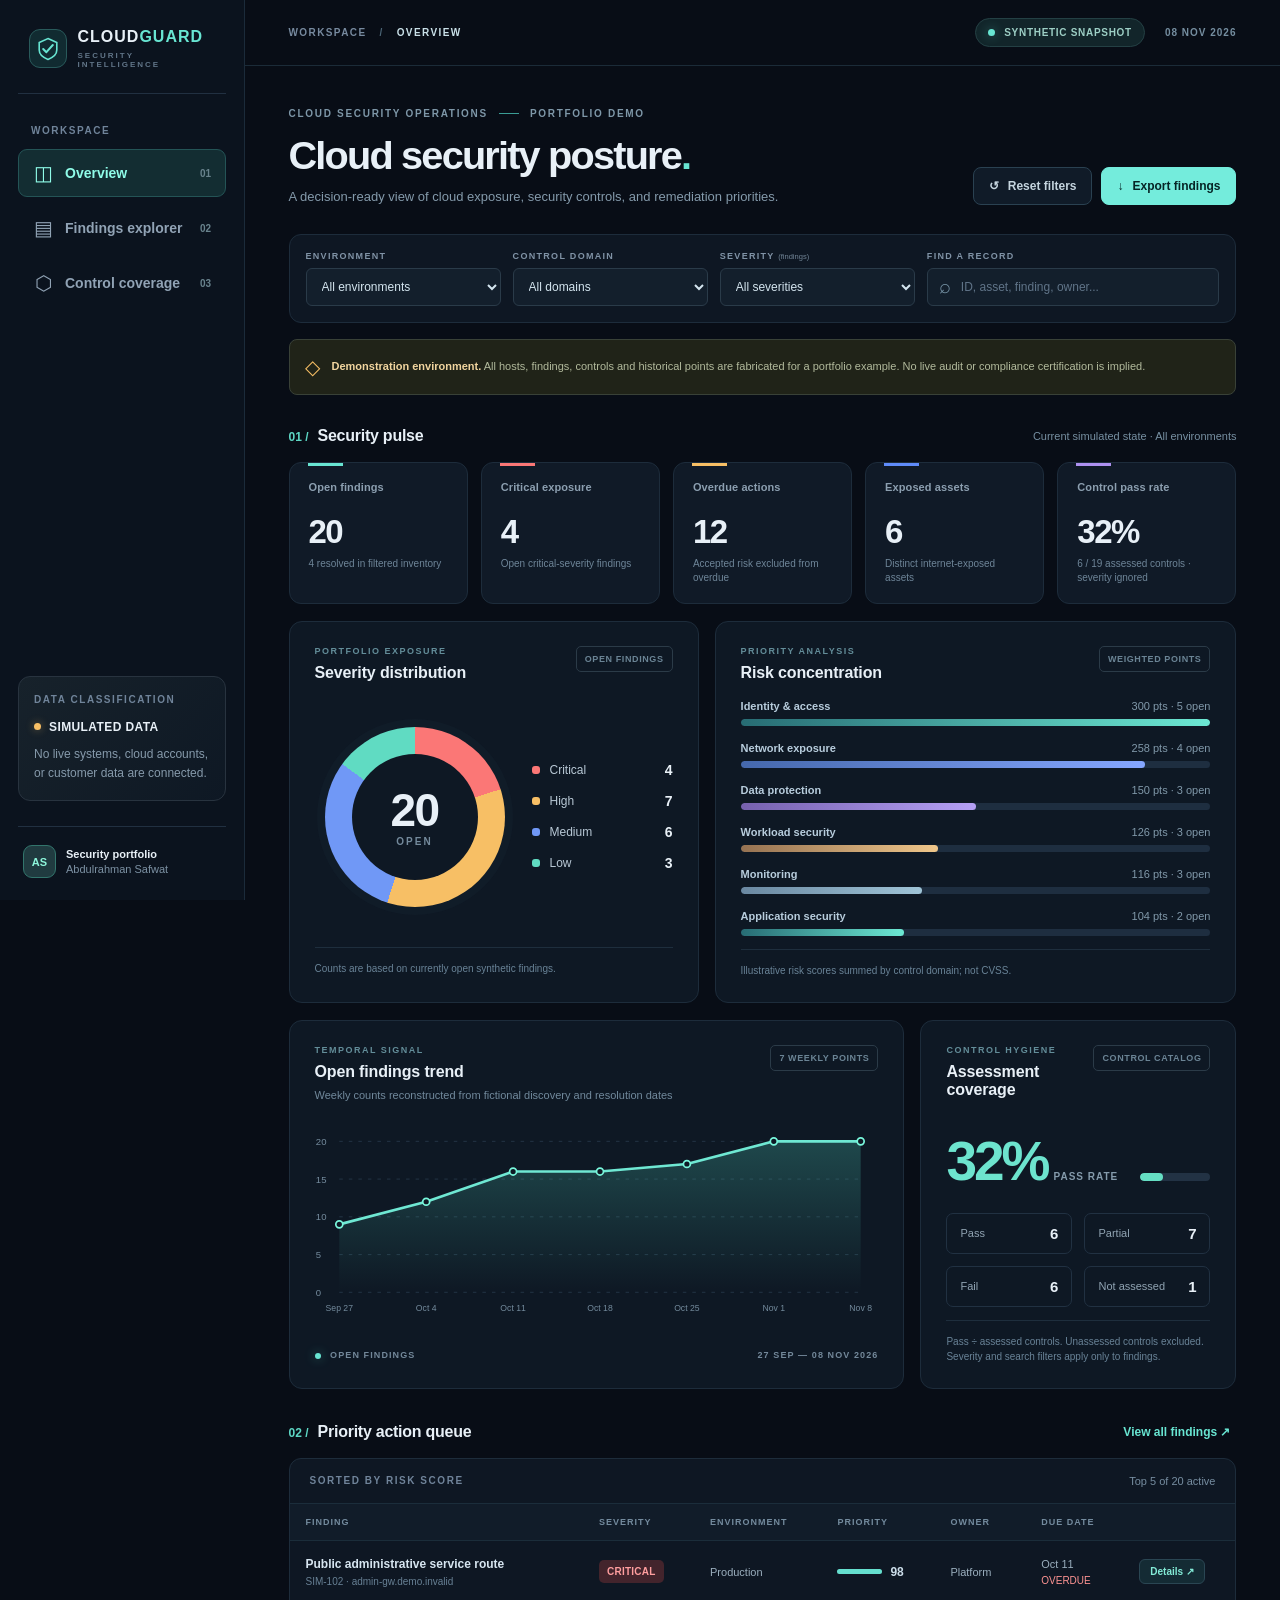
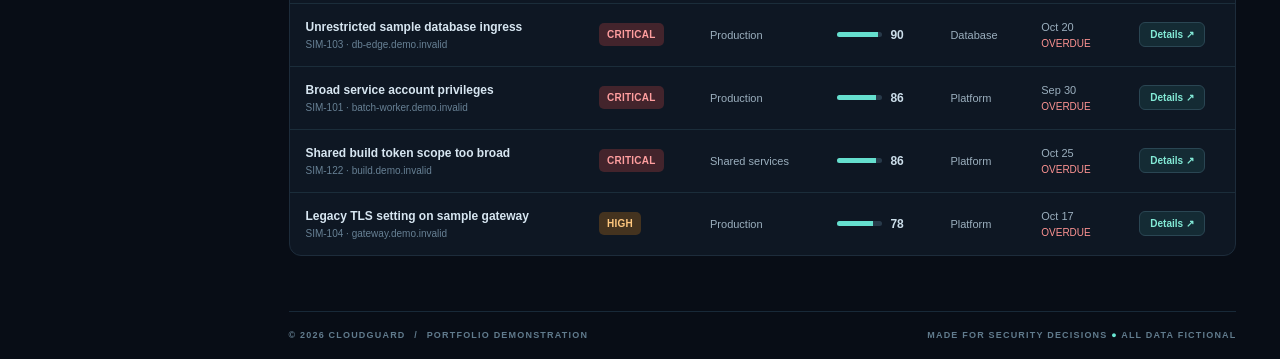
<file: projects/cloud-posture-dashboard/index.html>
<!doctype html>
<html lang="en">
<head>
  <meta charset="utf-8" />
  <meta name="viewport" content="width=device-width, initial-scale=1" />
  <meta name="description" content="CloudGuard: interactive, fully synthetic cloud security posture dashboard — a public cybersecurity portfolio project." />
  <meta name="theme-color" content="#080e18" />
  <title>CloudGuard | Cloud Security Posture</title>
  <link rel="stylesheet" href="styles.css" />
  <script type="module" src="app.mjs"></script>
</head>
<body>
  <div class="app-shell">
    <aside class="sidebar" aria-label="Main navigation">
      <a class="brand" href="#overview" aria-label="CloudGuard overview">
        <span class="brand-symbol" aria-hidden="true"><svg viewBox="0 0 30 30" fill="none"><path d="M15 2L26 7v9.3C26 22.6 20.2 26 15 28 9.8 26 4 22.6 4 16.3V7L15 2Z" stroke="currentColor" stroke-width="2"/><path d="m9 15 4 4 8-9" stroke="currentColor" stroke-width="2.5" stroke-linejoin="round" stroke-linecap="round"/></svg></span>
        <span><strong>CLOUD<span class="brand-accent">GUARD</span></strong><small>SECURITY INTELLIGENCE</small></span>
      </a>
      <div class="nav-caption">WORKSPACE</div>
      <nav class="navigation" id="navigation">
        <button type="button" class="nav-item active" data-view="overview" aria-current="page"><span class="nav-ico">◫</span><span>Overview</span><span class="nav-shortcut">01</span></button>
        <button type="button" class="nav-item" data-view="findings"><span class="nav-ico">▤</span><span>Findings explorer</span><span class="nav-shortcut">02</span></button>
        <button type="button" class="nav-item" data-view="controls"><span class="nav-ico">⬡</span><span>Control coverage</span><span class="nav-shortcut">03</span></button>
      </nav>
      <div class="sidebar-spacer"></div>
      <div class="environment-panel">
        <div class="tiny-label">DATA CLASSIFICATION</div>
        <div class="sample-label"><span class="signal amber"></span> SIMULATED DATA</div>
        <p>No live systems, cloud accounts, or customer data are connected.</p>
      </div>
      <div class="sidebar-footer"><div class="avatar">AS</div><div><strong>Security portfolio</strong><span>Abdulrahman Safwat</span></div></div>
    </aside>

    <main class="main" id="main-content">
      <header class="page-header">
        <div class="breadcrumb"><span>WORKSPACE</span><span class="slash">/</span><span id="view-crumb">OVERVIEW</span></div>
        <div class="header-actions"><span class="live-chip"><span class="signal"></span> SYNTHETIC SNAPSHOT</span><span class="snapshot-date">08 NOV 2026</span></div>
      </header>
      <div class="content">
        <div class="page-title-row"><div><div class="eyebrow">CLOUD SECURITY OPERATIONS <span class="accent-line"></span> PORTFOLIO DEMO</div><h1 id="page-title">Cloud security posture<span class="period">.</span></h1><p class="intro" id="page-description">A decision-ready view of cloud exposure, security controls, and remediation priorities.</p></div><div class="title-actions"><button class="btn btn-secondary" type="button" id="reset-filters" title="Reset all filters">↺ <span>Reset filters</span></button><button class="btn btn-primary" type="button" id="download-csv"><span aria-hidden="true">↓</span> Export findings</button></div></div>

        <section class="filter-strip" aria-label="Dashboard filters">
          <label class="filter-field"><span>ENVIRONMENT</span><select id="environment-filter"><option value="all">All environments</option><option value="production">Production</option><option value="staging">Staging</option><option value="shared">Shared services</option></select></label>
          <label class="filter-field"><span>CONTROL DOMAIN</span><select id="domain-filter"><option value="all">All domains</option><option value="identity">Identity & access</option><option value="network">Network exposure</option><option value="data">Data protection</option><option value="workload">Workload security</option><option value="monitoring">Monitoring</option><option value="application">Application security</option></select></label>
          <label class="filter-field"><span>SEVERITY <small>(findings)</small></span><select id="severity-filter"><option value="all">All severities</option><option value="critical">Critical</option><option value="high">High</option><option value="medium">Medium</option><option value="low">Low</option></select></label>
          <label class="filter-field search-field"><span>FIND A RECORD</span><div class="search-wrap"><span aria-hidden="true">⌕</span><input id="search-filter" type="search" placeholder="ID, asset, finding, owner..." autocomplete="off" aria-label="Search findings" /></div></label>
        </section>
        <div class="source-banner" role="note"><span aria-hidden="true">◇</span><span><strong>Demonstration environment.</strong> All hosts, findings, controls and historical points are fabricated for a portfolio example. No live audit or compliance certification is implied.</span></div>

        <section class="view" id="view-overview" aria-label="Overview dashboard">
          <div class="section-heading"><div><span class="section-index">01 /</span> <h2>Security pulse</h2></div><p>Current simulated state · <span id="summary-scope">All environments</span></p></div>
          <div class="kpi-grid" id="kpi-grid" aria-live="polite"></div>

          <div class="viz-grid">
            <article class="panel severity-panel"><div class="panel-heading"><div><div class="panel-kicker">PORTFOLIO EXPOSURE</div><h3>Severity distribution</h3></div><span class="panel-tag">OPEN FINDINGS</span></div><div class="donut-layout"><div class="donut-wrap"><div class="donut" id="severity-donut" role="img" aria-label="Open finding severity distribution"><div class="donut-center"><strong id="donut-total">0</strong><span>OPEN</span></div></div></div><div class="severity-legend" id="severity-legend"></div></div><div class="panel-footnote">Counts are based on currently open synthetic findings.</div></article>
            <article class="panel risk-panel"><div class="panel-heading"><div><div class="panel-kicker">PRIORITY ANALYSIS</div><h3>Risk concentration</h3></div><span class="panel-tag">WEIGHTED POINTS</span></div><div class="bars" id="domain-bars"></div><div class="panel-footnote">Illustrative risk scores summed by control domain; not CVSS.</div></article>
          </div>

          <div class="viz-grid lower-grid">
            <article class="panel trend-panel"><div class="panel-heading"><div><div class="panel-kicker">TEMPORAL SIGNAL</div><h3>Open findings trend</h3><p class="panel-subtitle">Weekly counts reconstructed from fictional discovery and resolution dates</p></div><span class="panel-tag">7 WEEKLY POINTS</span></div><div class="trend-chart" id="trend-chart"></div><div class="trend-footer"><span><span class="signal"></span> OPEN FINDINGS</span><span>27 SEP — 08 NOV 2026</span></div></article>
            <article class="panel coverage-panel"><div class="panel-heading"><div><div class="panel-kicker">CONTROL HYGIENE</div><h3>Assessment coverage</h3></div><span class="panel-tag">CONTROL CATALOG</span></div><div class="coverage-hero"><div><span class="coverage-number" id="coverage-number">—</span><span class="coverage-unit">PASS RATE</span></div><div class="coverage-gauge"><div id="coverage-progress"></div></div></div><div id="coverage-breakdown" class="coverage-breakdown"></div><p class="panel-footnote">Pass ÷ assessed controls. Unassessed controls excluded. Severity and search filters apply only to findings.</p></article>
          </div>

          <div class="section-heading queue-title"><div><span class="section-index">02 /</span><h2>Priority action queue</h2></div><button type="button" class="text-button" data-view="findings">View all findings <span aria-hidden="true">↗</span></button></div>
          <div class="table-panel"><div class="table-topline"><span class="tiny-label">SORTED BY RISK SCORE</span><span class="table-count" id="overview-table-count">—</span></div><div class="table-scroller"><table><thead><tr><th>FINDING</th><th>SEVERITY</th><th>ENVIRONMENT</th><th>PRIORITY</th><th>OWNER</th><th>DUE DATE</th><th></th></tr></thead><tbody id="overview-table"></tbody></table></div></div>
        </section>

        <section class="view hidden" id="view-findings" aria-label="Findings explorer">
          <div class="section-heading"><div><span class="section-index">02 /</span><h2>Findings explorer</h2></div><p>Interactive review · all filtered records</p></div>
          <div class="subhead-card"><span class="subhead-icon">▤</span><div><strong id="findings-total">—</strong><p>Showing the complete filtered set, including resolved findings. Select any record for details.</p></div></div>
          <div class="table-panel"><div class="table-topline"><span class="tiny-label">PRIORITIZED INVENTORY</span><span class="table-count" id="findings-table-count">—</span></div><div class="table-scroller"><table><thead><tr><th>FINDING</th><th>SEVERITY</th><th>ENVIRONMENT</th><th>STATUS</th><th>PRIORITY</th><th>OWNER</th><th>DUE DATE</th><th></th></tr></thead><tbody id="findings-table"></tbody></table></div></div>
        </section>

        <section class="view hidden" id="view-controls" aria-label="Control assessments">
          <div class="section-heading"><div><span class="section-index">03 /</span><h2>Control assessments</h2></div><p>Snapshot control catalog · <span id="controls-scope">All environments</span></p></div>
          <div class="control-topline" id="control-summary"></div>
          <div class="table-panel"><div class="table-topline"><span class="tiny-label">ASSESSMENT REGISTER</span><span class="table-count" id="controls-table-count">—</span></div><div class="table-scroller"><table><thead><tr><th>CONTROL</th><th>DOMAIN</th><th>ENVIRONMENT</th><th>RESULT</th><th>OWNER</th><th>OBSERVATION</th></tr></thead><tbody id="controls-table"></tbody></table></div></div>
          <p class="control-note">These are fabricated control assessments, not actual GCP configuration findings or verified audit evidence.</p>
        </section>
        <footer class="page-footer"><span>© 2026 CLOUDGUARD <span class="footer-divider">/</span> PORTFOLIO DEMONSTRATION</span><span>MADE FOR SECURITY DECISIONS <span class="footer-dot">●</span> ALL DATA FICTIONAL</span></footer>
      </div>
    </main>
  </div>
  <div class="drawer-backdrop hidden" id="drawer-backdrop"></div>
  <aside class="detail-drawer hidden" id="detail-drawer" aria-labelledby="drawer-title" aria-modal="true" role="dialog" tabindex="-1">
    <div class="drawer-head"><div><span class="tiny-label">FINDING DETAIL</span><h2 id="drawer-title">—</h2></div><button class="close-btn" id="close-drawer" type="button" aria-label="Close finding details">×</button></div><div class="drawer-body" id="drawer-content"></div>
  </aside>
  <noscript><div class="noscript">This dashboard requires JavaScript. All source code is available in its public GitHub repository.</div></noscript>
</body>
</html>
</file>
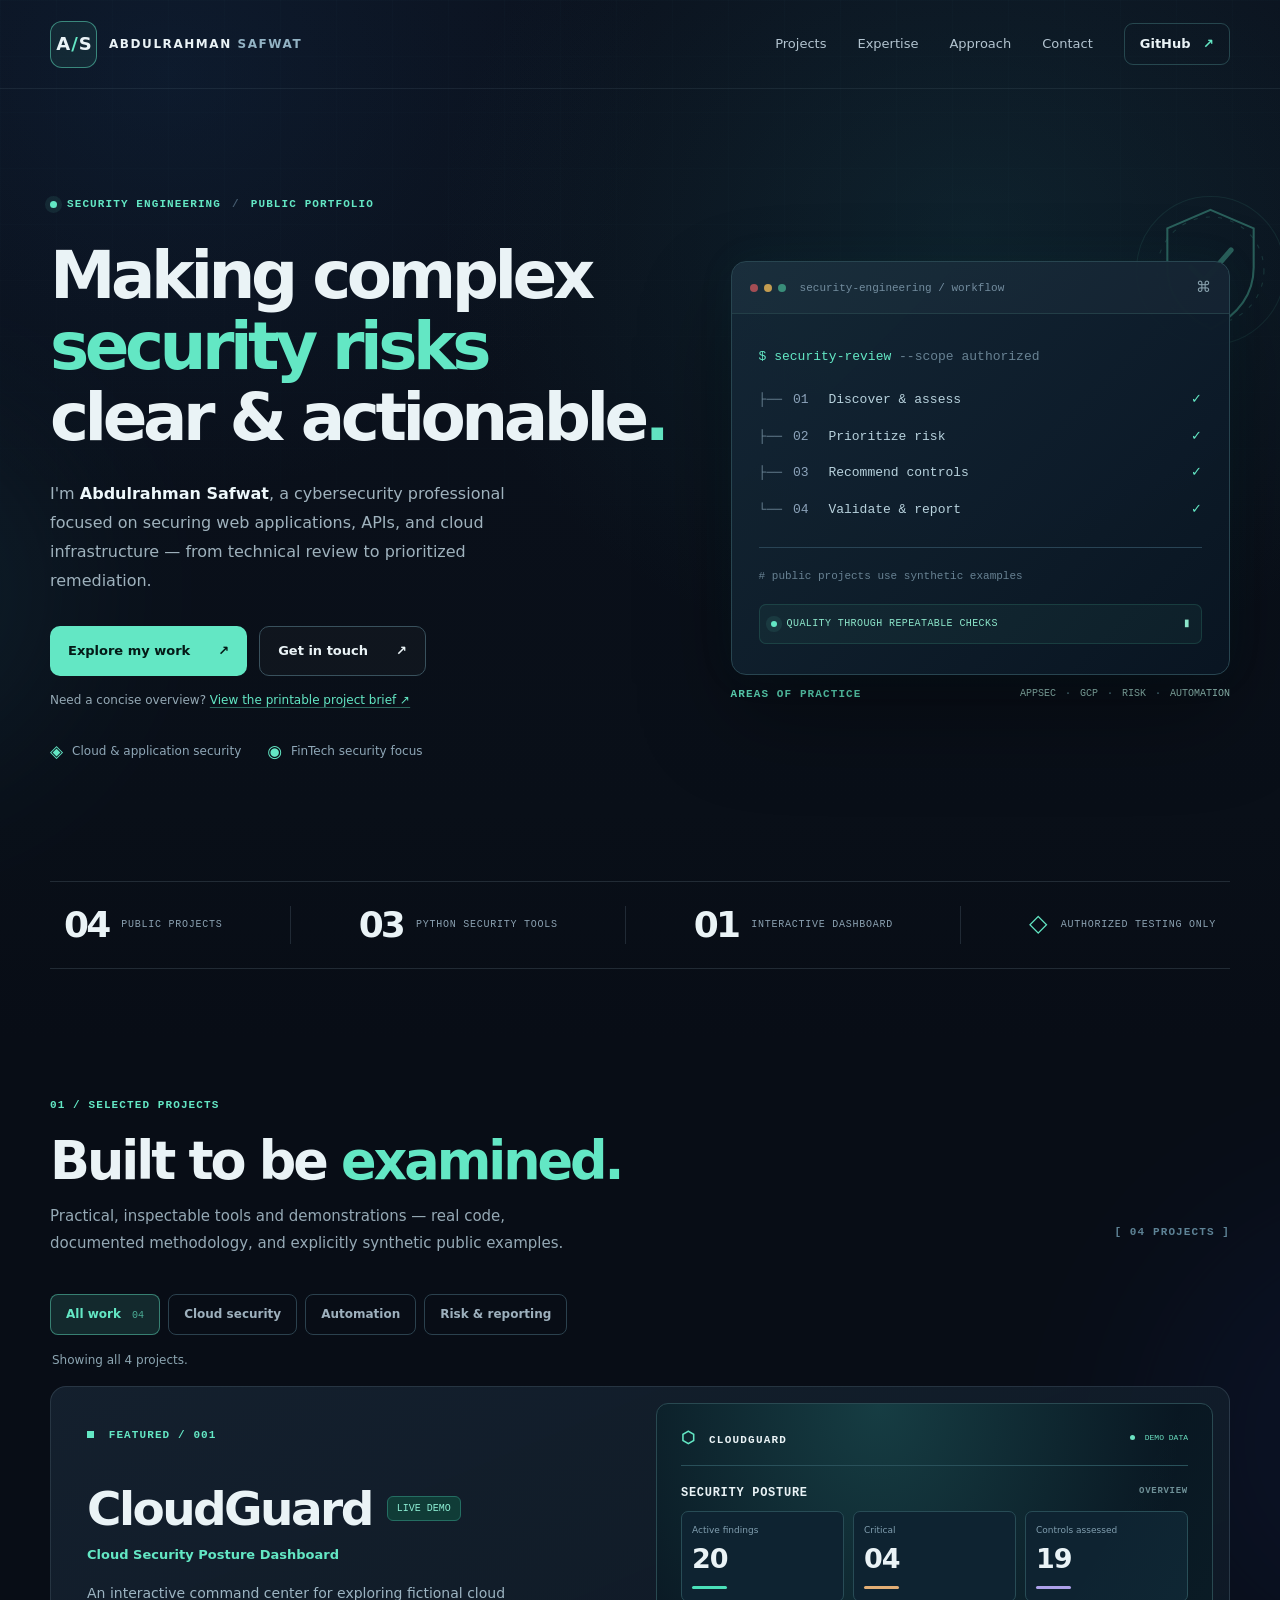
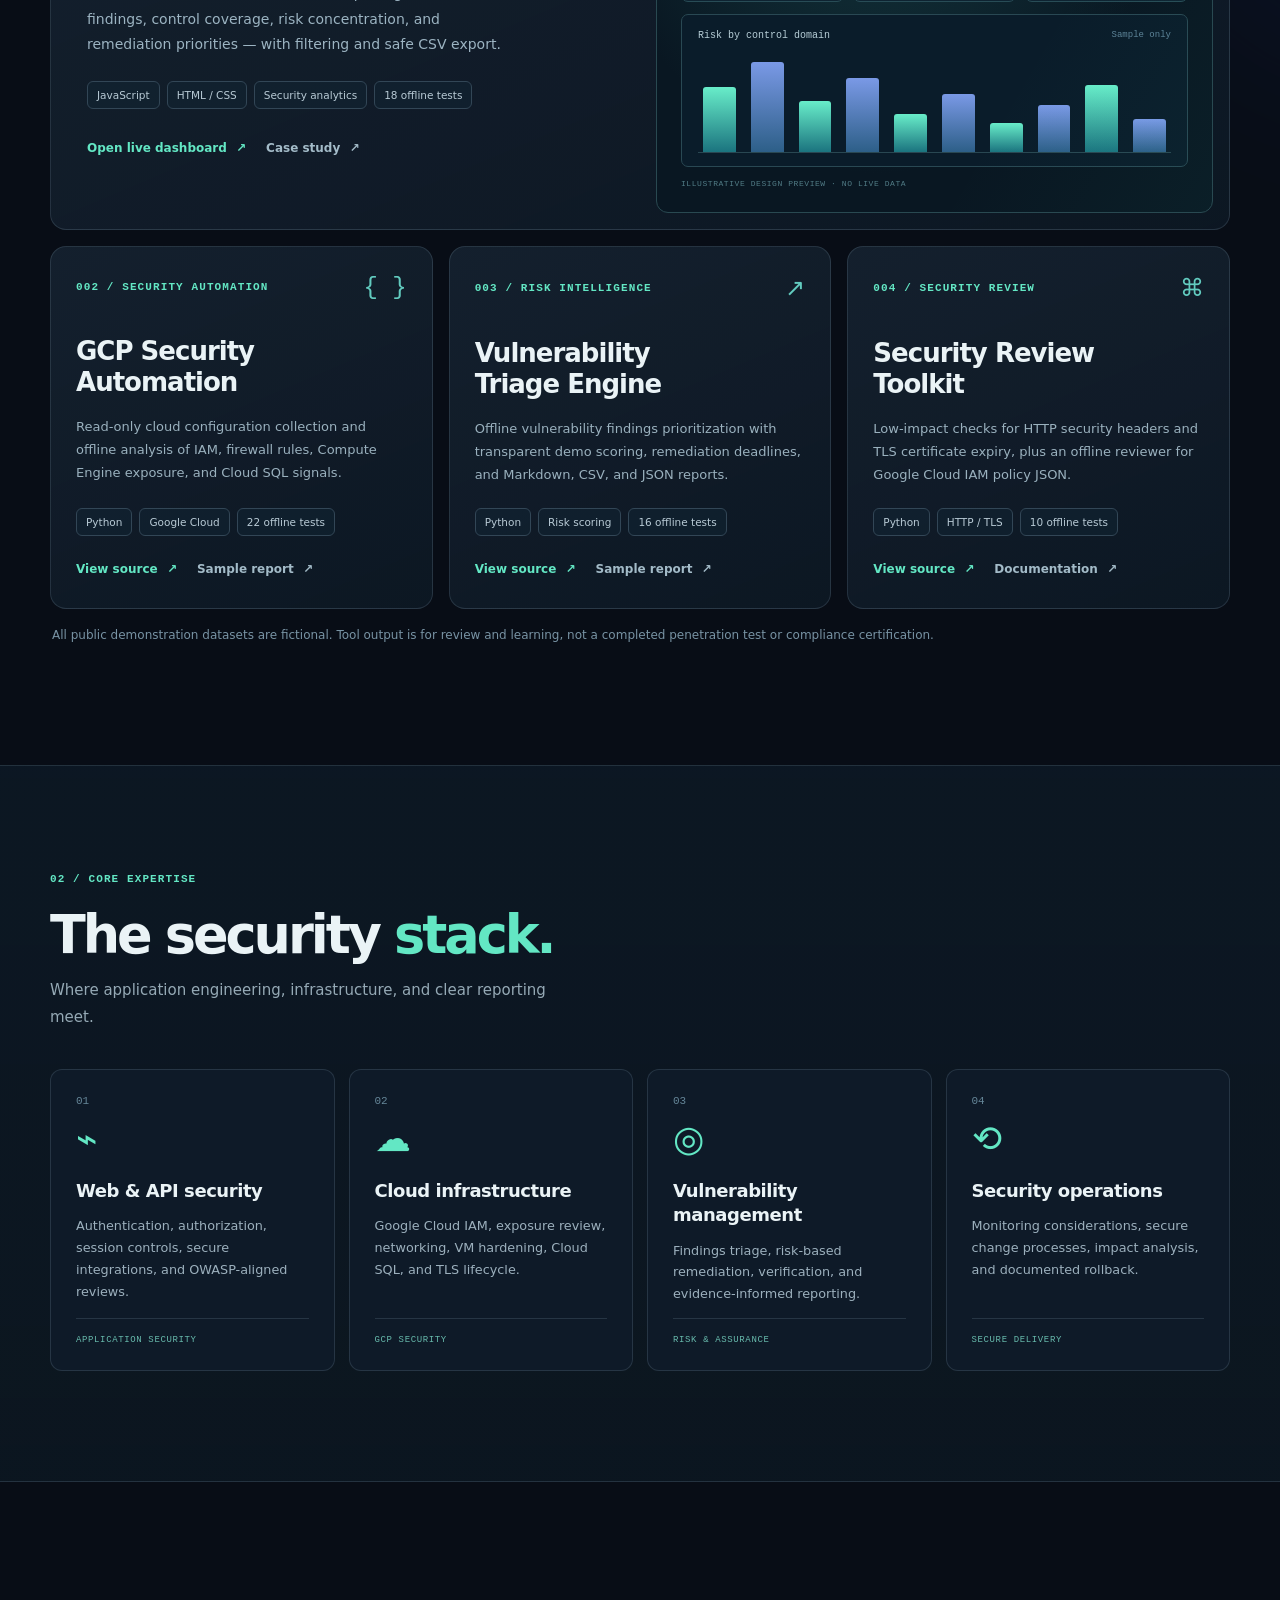
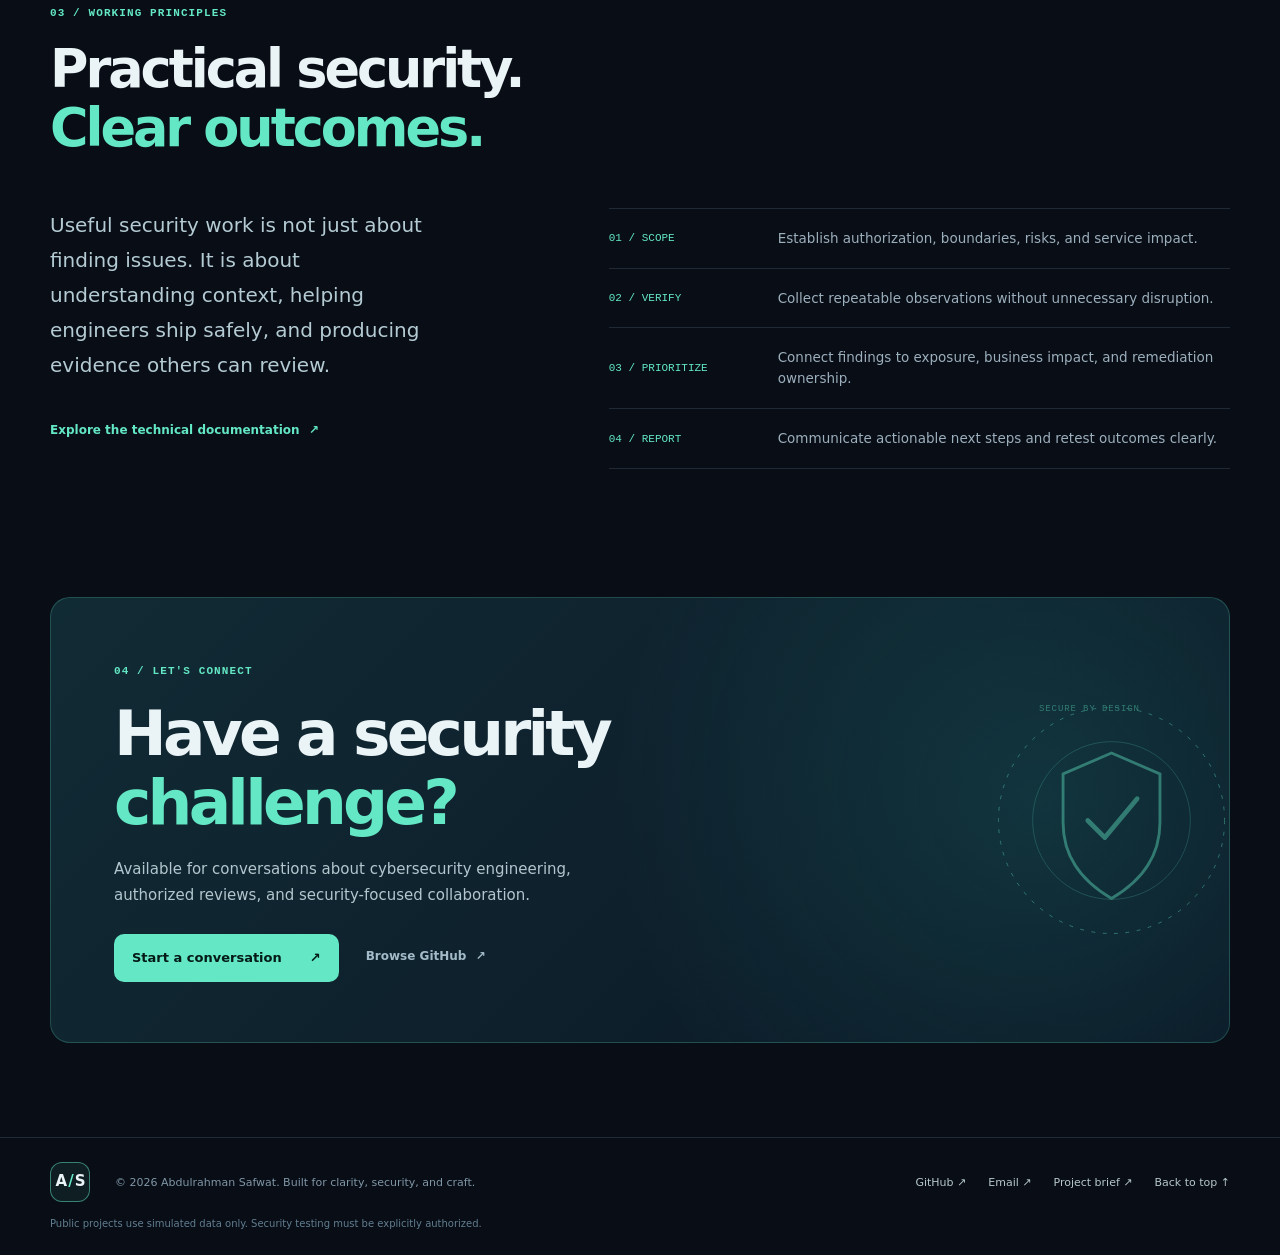
<file: projects/cybersecurity-portfolio/index.html>
<!doctype html>
<html lang="en">
<head>
  <meta charset="utf-8">
  <meta name="viewport" content="width=device-width,initial-scale=1">
  <meta name="theme-color" content="#080c16">
  <meta name="description" content="Abdulrahman Safwat — cybersecurity specialist focused on web and API security, Google Cloud, vulnerability management, and security engineering. Explore four public security projects.">
  <meta name="robots" content="index, follow">
  <link rel="canonical" href="https://abdelrahmansafwat684-sys.github.io/abdulrahman-safwat/portfolio/">
  <link rel="sitemap" type="application/xml" href="sitemap.xml">
  <meta property="og:site_name" content="Abdulrahman Safwat — Cybersecurity Portfolio">
  <meta property="og:locale" content="en_US">
  <meta name="twitter:card" content="summary">
  <meta name="twitter:title" content="Abdulrahman Safwat | Cybersecurity Engineering">
  <meta name="twitter:description" content="Explore four open-source cybersecurity projects: cloud posture, GCP review, vulnerability triage and HTTP/TLS assessment.">
  <meta property="og:type" content="website">
  <meta property="og:title" content="Abdulrahman Safwat | Cybersecurity Engineering">
  <meta property="og:description" content="Cybersecurity portfolio featuring CloudGuard, GCP Security Automation, vulnerability triage, and security review tools. Public demos use synthetic data.">
  <meta property="og:url" content="https://abdelrahmansafwat684-sys.github.io/abdulrahman-safwat/portfolio/">
  <title>Abdulrahman Safwat — Cybersecurity Engineering</title>
  <script type="application/ld+json">{"@context":"https://schema.org","@type":"Person","name":"Abdulrahman Safwat","url":"https://abdelrahmansafwat684-sys.github.io/abdulrahman-safwat/portfolio/","jobTitle":"Cybersecurity Specialist","sameAs":["https://github.com/abdelrahmansafwat684-sys"],"knowsAbout":["Web Application Security","API Security","Google Cloud Security","Vulnerability Management","Security Reporting"],"hasPart":[{"@type":"SoftwareSourceCode","name":"CloudGuard","codeRepository":"https://github.com/abdelrahmansafwat684-sys/abdulrahman-safwat/tree/main/projects/cloud-posture-dashboard"},{"@type":"SoftwareSourceCode","name":"GCP Security Automation","codeRepository":"https://github.com/abdelrahmansafwat684-sys/abdulrahman-safwat/tree/main/projects/gcp-security-automation"},{"@type":"SoftwareSourceCode","name":"Vulnerability Triage Engine","codeRepository":"https://github.com/abdelrahmansafwat684-sys/abdulrahman-safwat/tree/main/projects/vulnerability-triage"},{"@type":"SoftwareSourceCode","name":"Security Review Toolkit","codeRepository":"https://github.com/abdelrahmansafwat684-sys/abdulrahman-safwat/tree/main/security-toolkit"}]}</script>
  <link rel="icon" href="favicon.svg" type="image/svg+xml">
  <link rel="stylesheet" href="styles.css">
  <script defer src="script.js"></script>
</head>
<body>
  <a class="skip" href="#main">Skip to content</a>
  <div class="ambient ambient-one" aria-hidden="true"></div>
  <div class="ambient ambient-two" aria-hidden="true"></div>
  <header class="site-header" id="top">
    <div class="container header-inner">
      <a class="brand" href="#top" aria-label="Abdulrahman Safwat, home"><span class="brand-symbol" aria-hidden="true">A<span>/</span>S</span><span class="brand-name">ABDULRAHMAN<span> SAFWAT</span></span></a>
      <button class="nav-toggle" type="button" aria-label="Open navigation" aria-expanded="false" aria-controls="main-nav"><span></span><span></span><span></span></button>
      <nav class="main-nav" id="main-nav" aria-label="Primary navigation">
        <a href="#work">Projects</a>
        <a href="#expertise">Expertise</a>
        <a href="#approach">Approach</a>
        <a href="#contact">Contact</a>
        <a class="nav-github" href="https://github.com/abdelrahmansafwat684-sys" target="_blank" rel="noopener noreferrer">GitHub <span aria-hidden="true">↗</span></a>
      </nav>
    </div>
  </header>

  <main id="main">
    <section class="hero container" aria-labelledby="hero-title">
      <div class="hero-content">
        <div class="eyebrow"><span class="green-dot" aria-hidden="true"></span> SECURITY ENGINEERING <span class="eyebrow-slash">/</span> PUBLIC PORTFOLIO</div>
        <h1 id="hero-title">Making complex<br><em>security risks</em><br>clear &amp; actionable<span class="period">.</span></h1>
        <p class="hero-lede">I'm <strong>Abdulrahman Safwat</strong>, a cybersecurity professional focused on securing web applications, APIs, and cloud infrastructure — from technical review to prioritized remediation.</p>
        <div class="hero-actions"><a class="button button-primary" href="#work">Explore my work <span aria-hidden="true">↗</span></a><a class="button button-secondary" href="mailto:abdelrahmansafwat684@gmail.com?subject=Cybersecurity%20collaboration">Get in touch <span aria-hidden="true">↗</span></a></div>
        <p class="hero-brief">Need a concise overview? <a href="project-sheet.html">View the printable project brief <span aria-hidden="true">↗</span></a></p>
        <div class="hero-meta"><div class="meta-item"><span class="meta-icon" aria-hidden="true">◈</span><span>Cloud &amp; application security</span></div><div class="meta-item"><span class="meta-icon" aria-hidden="true">◉</span><span>FinTech security focus</span></div></div>
      </div>
      <div class="hero-aside" aria-label="Security engineering workflow illustration">
        <div class="terminal">
          <div class="terminal-top"><div class="terminal-dots" aria-hidden="true"><i></i><i></i><i></i></div><span>security-engineering / workflow</span><span class="terminal-corner">⌘</span></div>
          <div class="terminal-body">
            <p><span class="prompt">$</span> <span class="type-head">security-review</span> <span class="muted">--scope authorized</span></p>
            <div class="terminal-tree">
              <div><span class="tree-gutter">├──</span><span class="tree-key">01</span> Discover &amp; assess <span class="term-ok">✓</span></div>
              <div><span class="tree-gutter">├──</span><span class="tree-key">02</span> Prioritize risk <span class="term-ok">✓</span></div>
              <div><span class="tree-gutter">├──</span><span class="tree-key">03</span> Recommend controls <span class="term-ok">✓</span></div>
              <div><span class="tree-gutter">└──</span><span class="tree-key">04</span> Validate &amp; report <span class="term-ok">✓</span></div>
            </div>
            <div class="terminal-rule"></div>
            <p class="term-comment"># public projects use synthetic examples</p>
            <div class="terminal-status"><span class="status-dot"></span> QUALITY THROUGH REPEATABLE CHECKS <span class="term-cursor" aria-hidden="true">▮</span></div>
          </div>
        </div>
        <div class="hero-side-bottom"><span class="small-label">AREAS OF PRACTICE</span><span>APPSEC <b>·</b> GCP <b>·</b> RISK <b>·</b> AUTOMATION</span></div>
        <div class="orb" aria-hidden="true"><svg viewBox="0 0 180 180" role="presentation"><circle cx="90" cy="90" r="72" fill="none" stroke="currentColor" stroke-opacity=".25"/><circle cx="90" cy="90" r="52" fill="none" stroke="currentColor" stroke-opacity=".45" stroke-dasharray="4 8"/><path d="M90 31 132 49v38c0 27-15 46-42 60-27-14-42-33-42-60V49z" stroke="currentColor" stroke-width="2" fill="none"/><path d="m71 87 13 13 26-30" stroke="currentColor" stroke-width="5" fill="none" stroke-linecap="round" stroke-linejoin="round"/></svg></div>
      </div>
    </section>

    <div class="container proof-strip" aria-label="Portfolio overview"><div><span class="proof-number">04</span><span class="proof-label">PUBLIC PROJECTS</span></div><div class="proof-line" aria-hidden="true"></div><div><span class="proof-number">03</span><span class="proof-label">PYTHON SECURITY TOOLS</span></div><div class="proof-line" aria-hidden="true"></div><div><span class="proof-number">01</span><span class="proof-label">INTERACTIVE DASHBOARD</span></div><div class="proof-line" aria-hidden="true"></div><div class="proof-note"><span class="shield-mark" aria-hidden="true">◇</span> AUTHORIZED TESTING ONLY</div></div>

    <section class="section container" id="work" aria-labelledby="work-heading">
      <div class="section-heading"><div><span class="kicker">01 / SELECTED PROJECTS</span><h2 id="work-heading">Built to be <em>examined.</em></h2><p>Practical, inspectable tools and demonstrations — real code, documented methodology, and explicitly synthetic public examples.</p></div><span class="section-count">[ 04 PROJECTS ]</span></div>
      <div class="filters" role="group" aria-label="Filter projects">
        <button type="button" class="filter active" data-filter="all" aria-pressed="true">All work <span>04</span></button>
        <button type="button" class="filter" data-filter="cloud" aria-pressed="false">Cloud security</button>
        <button type="button" class="filter" data-filter="automation" aria-pressed="false">Automation</button>
        <button type="button" class="filter" data-filter="risk" aria-pressed="false">Risk &amp; reporting</button>
      </div>
      <p class="filter-status" id="filter-status" role="status" aria-live="polite" aria-atomic="true">Showing all 4 projects.</p>
      <div class="projects" id="projects">
        <article class="project project-featured" data-categories="cloud risk" aria-labelledby="cloudguard-heading">
          <div class="featured-copy"><span class="project-overline"><span class="small-square" aria-hidden="true"></span> FEATURED / 001</span><div class="project-title-row"><h3 id="cloudguard-heading">CloudGuard</h3><span class="tag-live">LIVE DEMO</span></div><p class="project-subtitle">Cloud Security Posture Dashboard</p><p class="project-desc">An interactive command center for exploring fictional cloud findings, control coverage, risk concentration, and remediation priorities — with filtering and safe CSV export.</p><div class="chips"><span>JavaScript</span><span>HTML / CSS</span><span>Security analytics</span><span>18 offline tests</span></div><div class="project-actions"><a class="text-link primary-link" href="https://abdelrahmansafwat684-sys.github.io/abdulrahman-safwat/" target="_blank" rel="noopener noreferrer">Open live dashboard <span aria-hidden="true">↗</span></a><a class="text-link" href="https://github.com/abdelrahmansafwat684-sys/abdulrahman-safwat/blob/main/projects/cloud-posture-dashboard/CASE_STUDY.md" target="_blank" rel="noopener noreferrer">Case study <span aria-hidden="true">↗</span></a></div></div>
          <div class="dashboard-visual" role="img" aria-label="Illustrative static preview of a dark security analytics dashboard with severity indicators and bar chart; not live cloud metrics">
            <div class="visual-top"><span class="visual-brand"><b>⬡</b> CLOUDGUARD</span><span class="visual-status"><span></span> DEMO DATA</span></div>
            <div class="visual-caption">SECURITY POSTURE <small>OVERVIEW</small></div>
            <div class="visual-metrics"><div><small>Active findings</small><strong>20</strong><i></i></div><div><small>Critical</small><strong>04</strong><i class="bar-amber"></i></div><div><small>Controls assessed</small><strong>19</strong><i class="bar-purple"></i></div></div>
            <div class="visual-chart"><div class="chart-title">Risk by control domain <span>Sample only</span></div><div class="chart-bars"><span style="--h:63%"></span><span style="--h:87%"></span><span style="--h:49%"></span><span style="--h:72%"></span><span style="--h:37%"></span><span style="--h:56%"></span><span style="--h:28%"></span><span style="--h:45%"></span><span style="--h:65%"></span><span style="--h:32%"></span></div></div>
            <div class="visual-caption-bottom">ILLUSTRATIVE DESIGN PREVIEW · NO LIVE DATA</div>
          </div>
        </article>
        <article class="project small-project" data-categories="cloud automation" aria-labelledby="gcp-heading"><div class="small-project-top"><span class="project-overline">002 / SECURITY AUTOMATION</span><span class="project-icon" aria-hidden="true">{ }</span></div><div class="project-body"><h3 id="gcp-heading">GCP Security<br>Automation</h3><p>Read-only cloud configuration collection and offline analysis of IAM, firewall rules, Compute Engine exposure, and Cloud SQL signals.</p></div><div class="chips"><span>Python</span><span>Google Cloud</span><span>22 offline tests</span></div><div class="small-actions"><a href="https://github.com/abdelrahmansafwat684-sys/abdulrahman-safwat/tree/main/projects/gcp-security-automation" target="_blank" rel="noopener noreferrer" class="text-link primary-link">View source <span aria-hidden="true">↗</span></a><a class="text-link" href="https://github.com/abdelrahmansafwat684-sys/abdulrahman-safwat/blob/main/projects/gcp-security-automation/examples/sample_report.md" target="_blank" rel="noopener noreferrer">Sample report <span aria-hidden="true">↗</span></a></div></article>
        <article class="project small-project" data-categories="risk automation" aria-labelledby="triage-heading"><div class="small-project-top"><span class="project-overline">003 / RISK INTELLIGENCE</span><span class="project-icon" aria-hidden="true">↗</span></div><div class="project-body"><h3 id="triage-heading">Vulnerability<br>Triage Engine</h3><p>Offline vulnerability findings prioritization with transparent demo scoring, remediation deadlines, and Markdown, CSV, and JSON reports.</p></div><div class="chips"><span>Python</span><span>Risk scoring</span><span>16 offline tests</span></div><div class="small-actions"><a href="https://github.com/abdelrahmansafwat684-sys/abdulrahman-safwat/tree/main/projects/vulnerability-triage" target="_blank" rel="noopener noreferrer" class="text-link primary-link">View source <span aria-hidden="true">↗</span></a><a class="text-link" href="https://github.com/abdelrahmansafwat684-sys/abdulrahman-safwat/blob/main/projects/vulnerability-triage/examples/sample_executive_report.md" target="_blank" rel="noopener noreferrer">Sample report <span aria-hidden="true">↗</span></a></div></article>
        <article class="project small-project" data-categories="automation" aria-labelledby="toolkit-heading"><div class="small-project-top"><span class="project-overline">004 / SECURITY REVIEW</span><span class="project-icon" aria-hidden="true">⌘</span></div><div class="project-body"><h3 id="toolkit-heading">Security Review<br>Toolkit</h3><p>Low-impact checks for HTTP security headers and TLS certificate expiry, plus an offline reviewer for Google Cloud IAM policy JSON.</p></div><div class="chips"><span>Python</span><span>HTTP / TLS</span><span>10 offline tests</span></div><div class="small-actions"><a href="https://github.com/abdelrahmansafwat684-sys/abdulrahman-safwat/tree/main/security-toolkit" target="_blank" rel="noopener noreferrer" class="text-link primary-link">View source <span aria-hidden="true">↗</span></a><a class="text-link" href="https://github.com/abdelrahmansafwat684-sys/abdulrahman-safwat/blob/main/security-toolkit/README.md" target="_blank" rel="noopener noreferrer">Documentation <span aria-hidden="true">↗</span></a></div></article>
      </div>
      <p class="project-disclosure">All public demonstration datasets are fictional. Tool output is for review and learning, not a completed penetration test or compliance certification.</p>
    </section>

    <section class="section expertise-section" id="expertise" aria-labelledby="expertise-heading"><div class="container"><div class="section-heading"><div><span class="kicker">02 / CORE EXPERTISE</span><h2 id="expertise-heading">The security <em>stack.</em></h2><p>Where application engineering, infrastructure, and clear reporting meet.</p></div></div><div class="expertise-grid"><div class="expertise-item"><span class="expertise-index">01</span><div class="expertise-icon" aria-hidden="true">⌁</div><h3>Web &amp; API security</h3><p>Authentication, authorization, session controls, secure integrations, and OWASP-aligned reviews.</p><span>APPLICATION SECURITY</span></div><div class="expertise-item"><span class="expertise-index">02</span><div class="expertise-icon" aria-hidden="true">☁</div><h3>Cloud infrastructure</h3><p>Google Cloud IAM, exposure review, networking, VM hardening, Cloud SQL, and TLS lifecycle.</p><span>GCP SECURITY</span></div><div class="expertise-item"><span class="expertise-index">03</span><div class="expertise-icon" aria-hidden="true">◎</div><h3>Vulnerability management</h3><p>Findings triage, risk-based remediation, verification, and evidence-informed reporting.</p><span>RISK &amp; ASSURANCE</span></div><div class="expertise-item"><span class="expertise-index">04</span><div class="expertise-icon" aria-hidden="true">⟲</div><h3>Security operations</h3><p>Monitoring considerations, secure change processes, impact analysis, and documented rollback.</p><span>SECURE DELIVERY</span></div></div></div></section>

    <section class="section container approach-section" id="approach" aria-labelledby="approach-heading"><div class="section-heading"><div><span class="kicker">03 / WORKING PRINCIPLES</span><h2 id="approach-heading">Practical security.<br><em>Clear outcomes.</em></h2></div></div><div class="approach-layout"><div class="approach-summary"><p>Useful security work is not just about finding issues. It is about understanding context, helping engineers ship safely, and producing evidence others can review.</p><a class="text-link primary-link" href="https://github.com/abdelrahmansafwat684-sys/abdulrahman-safwat" target="_blank" rel="noopener noreferrer">Explore the technical documentation <span aria-hidden="true">↗</span></a></div><div class="approach-steps"><div><span>01 / SCOPE</span><p>Establish authorization, boundaries, risks, and service impact.</p></div><div><span>02 / VERIFY</span><p>Collect repeatable observations without unnecessary disruption.</p></div><div><span>03 / PRIORITIZE</span><p>Connect findings to exposure, business impact, and remediation ownership.</p></div><div><span>04 / REPORT</span><p>Communicate actionable next steps and retest outcomes clearly.</p></div></div></div></section>

    <section class="section container contact-section" id="contact" aria-labelledby="contact-heading"><div class="contact-panel"><div class="contact-copy"><span class="kicker">04 / LET'S CONNECT</span><h2 id="contact-heading">Have a security<br><em>challenge?</em></h2><p>Available for conversations about cybersecurity engineering, authorized reviews, and security-focused collaboration.</p><div class="contact-actions"><a class="button button-primary" href="mailto:abdelrahmansafwat684@gmail.com?subject=Cybersecurity%20collaboration">Start a conversation <span aria-hidden="true">↗</span></a><a class="text-link" href="https://github.com/abdelrahmansafwat684-sys" target="_blank" rel="noopener noreferrer">Browse GitHub <span aria-hidden="true">↗</span></a></div></div><div class="contact-decor" aria-hidden="true"><span>SECURE BY DESIGN</span><svg viewBox="0 0 300 300"><circle cx="150" cy="150" r="119" stroke="currentColor" fill="none" stroke-dasharray="4 8"/><circle cx="150" cy="150" r="83" stroke="currentColor" fill="none" stroke-opacity=".5"/><path d="M150 79 201 101v51c0 36-20 62-51 80-31-18-51-44-51-80v-51z" stroke="currentColor" stroke-width="3" fill="none"/><path d="m125 150 18 18 34-41" stroke="currentColor" stroke-width="5" fill="none" stroke-linecap="round" stroke-linejoin="round"/></svg></div></div></section>
  </main>
  <footer class="footer"><div class="container footer-content"><a class="brand footer-brand" href="#top"><span class="brand-symbol">A<span>/</span>S</span></a><p>© <span id="year">2026</span> Abdulrahman Safwat. Built for clarity, security, and craft.</p><div class="footer-links"><a href="https://github.com/abdelrahmansafwat684-sys" target="_blank" rel="noopener noreferrer">GitHub ↗</a><a href="mailto:abdelrahmansafwat684@gmail.com">Email ↗</a><a href="project-sheet.html">Project brief ↗</a><a href="#top">Back to top ↑</a></div></div><div class="container footer-note">Public projects use simulated data only. Security testing must be explicitly authorized.</div></footer>
</body>
</html>
</file>
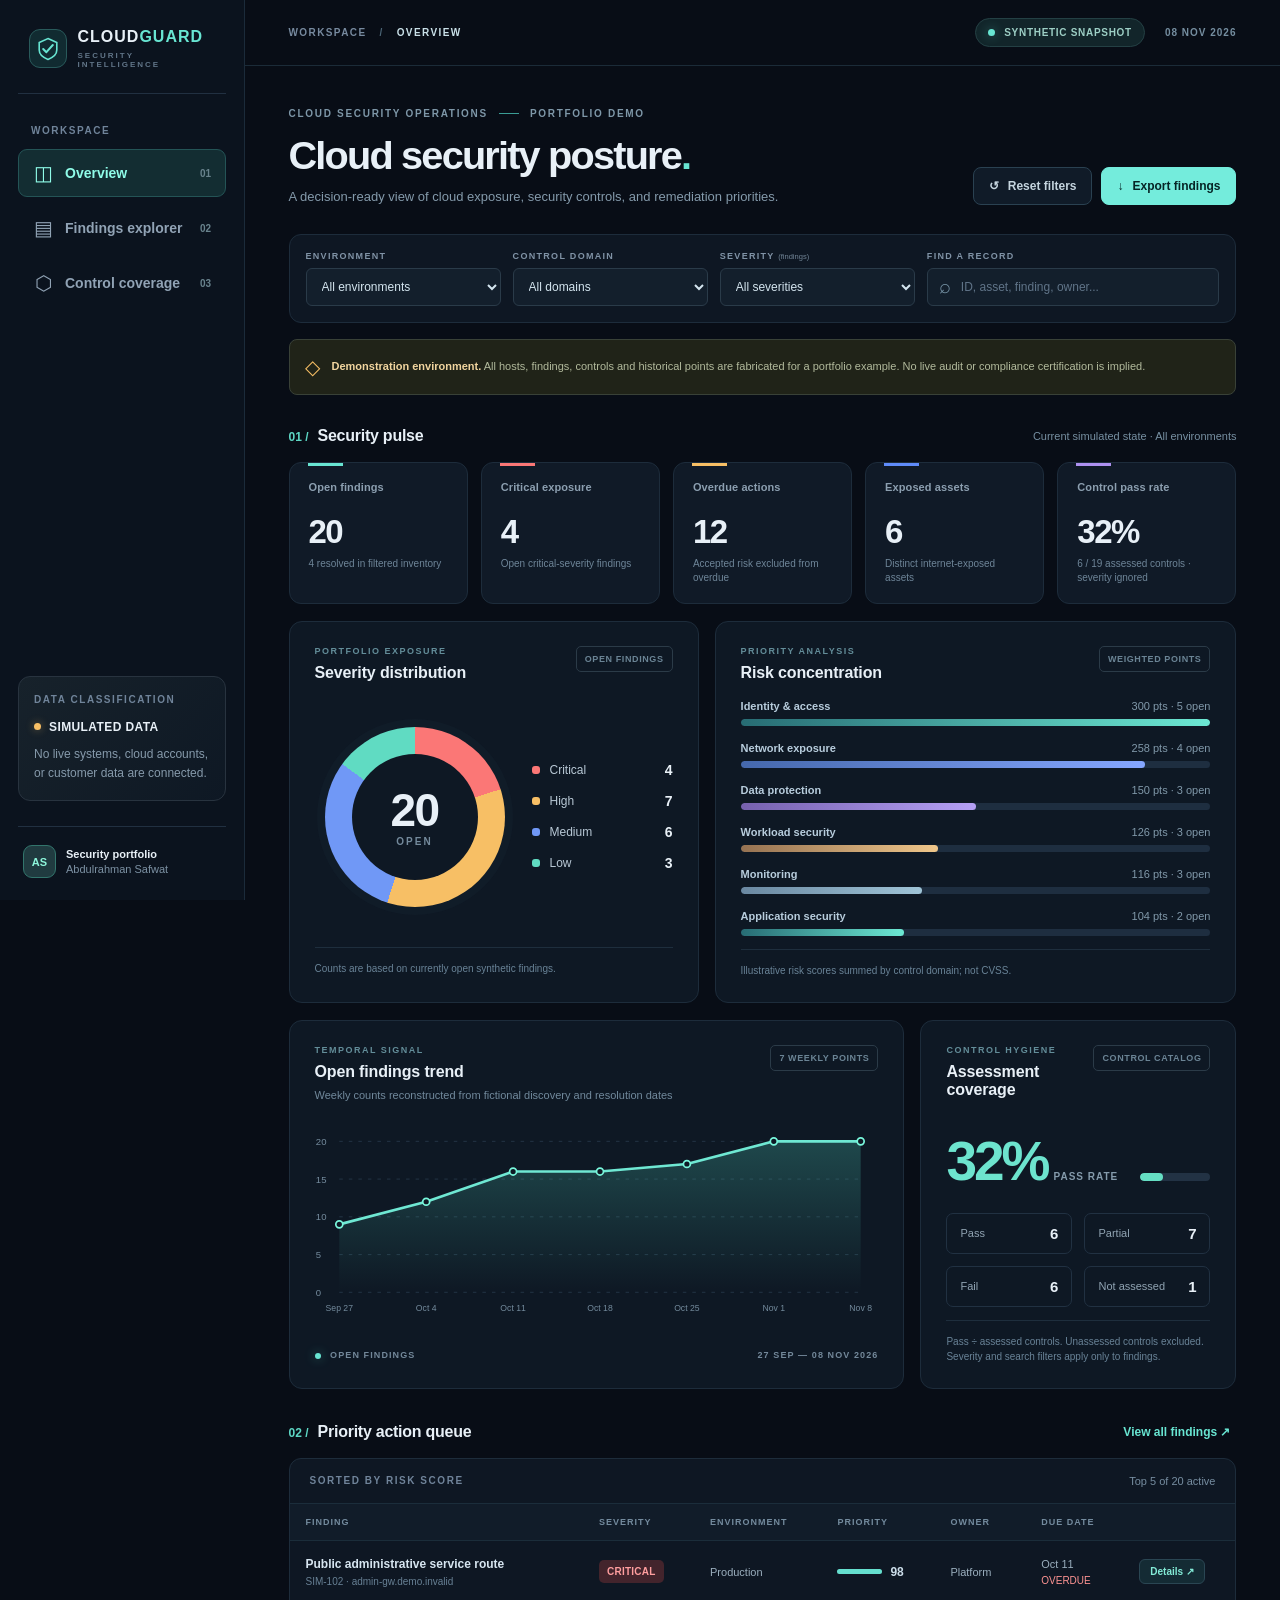
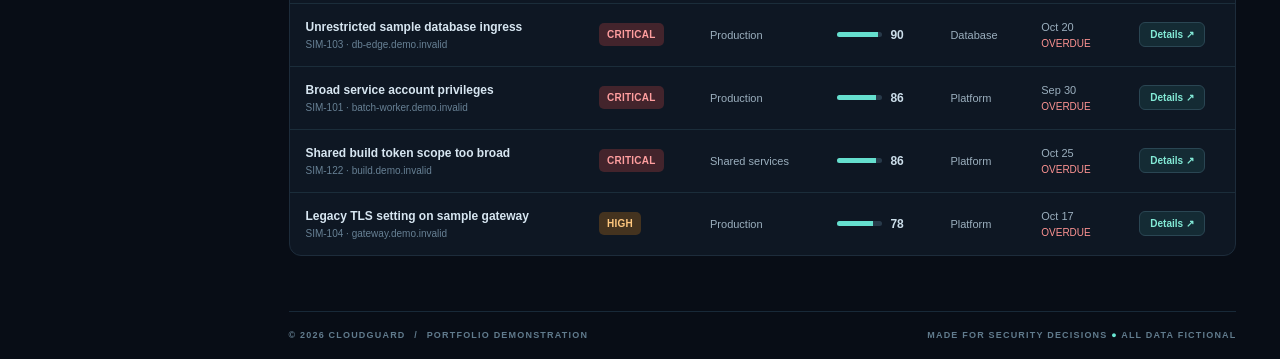
<file: projects/cloud-posture-dashboard/standalone.html>
<!doctype html>
<html lang="en">
<head>
  <meta charset="utf-8" />
  <meta name="viewport" content="width=device-width, initial-scale=1" />
  <meta name="description" content="CloudGuard: interactive, fully synthetic cloud security posture dashboard — a public cybersecurity portfolio project." />
  <meta name="theme-color" content="#080e18" />
  <title>CloudGuard | Cloud Security Posture</title>
  <style>:root{--bg:#080d16;--panel:#0e1622;--panel-soft:#111c2a;--ink:#e8f0f7;--muted:#8a9daf;--dim:#617588;--edge:#1d2c3b;--cyan:#68e5d2;--blue:#5f8bf9;--amber:#f7bf65;--red:#fb7776;--violet:#ae91f0;--green:#5bd5ad;--rad:14px;font-family:Inter,ui-sans-serif,-apple-system,BlinkMacSystemFont,"Segoe UI",Arial,sans-serif;color-scheme:dark}
*{box-sizing:border-box}html{scroll-behavior:smooth}body{margin:0;background:var(--bg);color:var(--ink);font-size:14px;-webkit-font-smoothing:antialiased}button,input,select{font:inherit}button{cursor:pointer}button:focus-visible,input:focus-visible,select:focus-visible,a:focus-visible{outline:2px solid var(--cyan);outline-offset:3px}a{color:inherit;text-decoration:none}.hidden{display:none!important}.app-shell{min-height:100vh;display:grid;grid-template-columns:245px minmax(0,1fr)}.sidebar{border-right:1px solid #1b2b3a;background:#0b131e;display:flex;flex-direction:column;padding:28px 18px 22px;position:sticky;top:0;height:100vh}.brand{display:flex;align-items:center;gap:11px;padding:0 11px 24px;border-bottom:1px solid #213041}.brand-symbol{width:39px;height:39px;border:1px solid #295a5b;display:grid;place-items:center;border-radius:11px;background:#112b31;color:var(--cyan)}.brand-symbol svg{width:24px;height:24px}.brand strong{font-size:16px;letter-spacing:1px;font-weight:820}.brand-accent{color:var(--cyan)}.brand small{display:block;color:var(--dim);font-size:8px;font-weight:700;letter-spacing:2px;margin-top:5px}.nav-caption,.tiny-label{font-size:10px;letter-spacing:1.55px;color:#70849a;font-weight:800}.nav-caption{padding:31px 13px 13px}.navigation{display:grid;gap:7px}.nav-item{display:flex;align-items:center;gap:12px;color:#91a3b5;padding:13px 14px;border:1px solid transparent;border-radius:9px;background:transparent;text-align:left;font-weight:600;width:100%}.nav-item:hover{background:#132434;color:var(--ink)}.nav-item.active{background:#132d32;border-color:#245456;color:#8ffce8}.nav-ico{font-size:20px;width:20px;line-height:1;text-align:center;font-weight:400}.nav-shortcut{margin-left:auto;font-size:10px;color:#69838d}.sidebar-spacer{flex:1}.environment-panel{border:1px solid #28333f;border-radius:12px;padding:17px 15px;background:linear-gradient(130deg,#17222b,#0e1824)}.sample-label{font-size:12px;font-weight:800;letter-spacing:.4px;margin-top:15px;display:flex;align-items:center;gap:8px}.signal{display:inline-block;width:7px;height:7px;background:var(--cyan);border-radius:100%;box-shadow:0 0 11px #55e4cb72;vertical-align:middle}.signal.amber{background:var(--amber);box-shadow:0 0 9px #f7bf656b}.environment-panel p{color:#869aab;font-size:12px;line-height:1.6;margin:11px 0 0}.sidebar-footer{display:flex;align-items:center;gap:10px;margin-top:25px;padding:18px 5px 0;border-top:1px solid #213041}.avatar{background:#203b40;border:1px solid #32756c;color:#8df6db;border-radius:9px;display:grid;place-items:center;width:33px;height:33px;font-size:11px;font-weight:800}.sidebar-footer strong{font-size:11px;display:block}.sidebar-footer span{display:block;font-size:11px;color:#7c91a3;margin-top:3px}.main{min-width:0}.page-header{height:66px;border-bottom:1px solid #1b2b38;display:flex;align-items:center;justify-content:space-between;padding:0 clamp(22px,3.4vw,53px)}.breadcrumb{display:flex;align-items:center;gap:13px;color:#778a9f;font-weight:800;letter-spacing:1.4px;font-size:10px}.slash{color:#4b6576}.breadcrumb span:last-child{color:#c9e0e8}.header-actions{display:flex;align-items:center;gap:20px}.live-chip{font-size:10px;font-weight:800;letter-spacing:.7px;display:inline-flex;align-items:center;gap:9px;color:#9dcfc5;background:#12252a;border:1px solid #244044;border-radius:30px;padding:8px 12px}.snapshot-date{font-size:10px;color:#758ea0;font-weight:800;letter-spacing:1px}.content{max-width:1570px;padding:42px clamp(22px,3.4vw,53px) 19px;margin:0 auto}.page-title-row{display:flex;justify-content:space-between;align-items:flex-end;gap:22px;margin-bottom:26px}.eyebrow{color:#7e97a8;font-size:10px;letter-spacing:1.7px;font-weight:850;display:flex;align-items:center;gap:11px}.accent-line{display:inline-block;width:20px;height:1px;background:#3a9c94}h1{font-size:clamp(29px,3.1vw,44px);font-weight:790;letter-spacing:-1.8px;line-height:1.13;margin:14px 0 9px}.period{color:var(--cyan)}.intro{margin:0;color:#849aab;font-size:13px;line-height:1.6}.title-actions{display:flex;gap:9px;padding-bottom:3px;flex-shrink:0}.btn{border-radius:8px;padding:11px 15px;border:1px solid #2a4151;font-size:12px;font-weight:780;display:inline-flex;align-items:center;gap:9px;white-space:nowrap}.btn-secondary{background:#101b28;color:#c5d5df}.btn-secondary:hover{background:#192c3b}.btn-primary{background:#74ecdc;color:#062526;border-color:#74ecdc}.btn-primary:hover{background:#9dffef}.filter-strip{display:grid;grid-template-columns:repeat(3,minmax(140px,1fr)) minmax(190px,1.5fr);gap:12px;padding:16px;border:1px solid var(--edge);background:#0e1723;border-radius:12px}.filter-field{display:grid;gap:7px;min-width:0}.filter-field>span{font-size:9px;letter-spacing:1.3px;font-weight:820;color:#8093a6}.filter-field>span small{color:#718596;letter-spacing:0;font-weight:500}.filter-field select,.search-wrap{height:38px;border-radius:6px;background:#131f2c;border:1px solid #2a3b49;color:#d4e5ef;padding:0 11px;min-width:0;width:100%;font-size:12px;outline:0}.filter-field select:focus,.search-wrap:focus-within{border-color:#49b6b4}.search-wrap{display:flex;align-items:center;gap:8px}.search-wrap>span{font-size:20px;color:#7794a7}.search-wrap input{border:0;outline:0;min-width:0;width:100%;background:transparent;color:var(--ink);font-size:12px}.search-wrap input::placeholder{color:#607488}.source-banner{margin:16px 0 32px;padding:12px 15px;border:1px solid #394137;background:#202318;border-radius:8px;color:#b2ba9c;display:flex;align-items:center;gap:12px;font-size:11px;line-height:1.5}.source-banner>span:first-child{font-size:20px;color:var(--amber)}.source-banner strong{color:#f1d59f}.section-heading{display:flex;align-items:center;justify-content:space-between;gap:15px;margin:28px 0 17px}.section-heading>div{display:flex;align-items:baseline;gap:9px}.section-index{font-weight:760;color:#5dd6c4;font-size:12px}.section-heading h2{display:inline;font-size:16px;letter-spacing:-.25px;margin:0;font-weight:780}.section-heading p{font-size:11px;color:#7790a2;margin:0}.kpi-grid{display:grid;grid-template-columns:repeat(5,minmax(0,1fr));gap:13px}.kpi{border:1px solid var(--edge);border-radius:12px;background:#101a27;padding:18px 19px;min-height:136px;position:relative;overflow:hidden}.kpi:before{content:"";height:3px;width:35px;position:absolute;top:0;left:18px;background:var(--kpi-accent,var(--cyan))}.kpi-label{font-size:11px;color:#8c9fb0;font-weight:650;letter-spacing:.1px}.kpi-value{font-size:33px;font-weight:760;letter-spacing:-1.5px;margin-top:22px;line-height:1}.kpi-footer{font-size:10px;color:#6e8598;margin-top:9px;line-height:1.4}.viz-grid{display:grid;grid-template-columns:minmax(0,.88fr) minmax(0,1.12fr);gap:16px;margin-top:17px}.panel{border-radius:13px;background:#0e1824;border:1px solid var(--edge);padding:24px 25px;min-width:0}.panel-heading{display:flex;align-items:flex-start;justify-content:space-between;gap:14px;margin-bottom:18px}.panel-kicker{font-size:9px;font-weight:800;letter-spacing:1.5px;color:#638d99;margin-bottom:8px}.panel-heading h3{font-size:16px;margin:0;font-weight:760;letter-spacing:-.15px}.panel-tag{font-size:9px;font-weight:780;white-space:nowrap;color:#6b8495;border:1px solid #2b3b48;border-radius:5px;padding:7px 8px;letter-spacing:.6px}.donut-layout{display:grid;grid-template-columns:200px 1fr;gap:17px;align-items:center;min-height:234px}.donut-wrap{display:grid;place-items:center}.donut{--segments:#233545;aspect-ratio:1;width:180px;border-radius:50%;background:conic-gradient(var(--segments));position:relative;display:grid;place-items:center;box-shadow:0 0 0 8px #16243260}.donut:before{content:"";position:absolute;inset:27px;background:#0e1824;border-radius:50%}.donut-center{position:relative;display:flex;align-items:center;flex-direction:column;gap:3px}.donut-center strong{font-size:46px;line-height:1;font-weight:780;letter-spacing:-1.5px}.donut-center span{font-size:10px;letter-spacing:2px;color:#748a9c;font-weight:820}.severity-legend{display:grid;gap:15px}.legend-row{display:flex;align-items:center;gap:10px}.legend-dot{width:8px;height:8px;border-radius:3px;flex-shrink:0}.legend-row>span:nth-child(2){font-size:12px;color:#b8c8d5;flex:1}.legend-row strong{font-size:14px;font-weight:730}.panel-footnote{font-size:10px;color:#698397;line-height:1.5;margin:13px 0 0;border-top:1px solid #1e2e3d;padding-top:13px}.bars{display:grid;gap:16px;min-height:234px;align-content:center}.bar-item{display:grid;gap:7px}.bar-header{display:flex;justify-content:space-between;gap:10px;align-items:center;font-size:12px}.bar-header strong{font-size:11px;font-weight:680;color:#b8cddd}.bar-header span{font-size:11px;color:#8199aa}.bar-track{height:7px;background:#1e2e40;border-radius:4px;overflow:hidden}.bar-fill{height:100%;background:linear-gradient(90deg,#276c74,#6ce8d3);border-radius:4px;transition:width .25s ease}.bar-item:nth-child(2) .bar-fill{background:linear-gradient(90deg,#4568ac,#85a6ff)}.bar-item:nth-child(3) .bar-fill{background:linear-gradient(90deg,#7661ae,#b5a0f5)}.bar-item:nth-child(4) .bar-fill{background:linear-gradient(90deg,#957252,#efc68a)}.bar-item:nth-child(5) .bar-fill{background:linear-gradient(90deg,#6a88a1,#9fc4d7)}.lower-grid{grid-template-columns:minmax(0,1.52fr) minmax(0,.78fr)}.panel-subtitle{color:#71899c;font-size:11px;line-height:1.6;margin:6px 0 0}.trend-panel .panel-heading{margin-bottom:20px}.trend-chart{min-height:218px}.trend-chart svg{width:100%;height:auto;display:block}.trend-footer{display:flex;justify-content:space-between;font-size:9px;letter-spacing:1.1px;color:#73889a;font-weight:740;margin-top:8px}.trend-footer .signal{height:6px;width:6px;margin-right:6px}.coverage-hero{display:flex;align-items:flex-end;gap:22px;margin-top:35px;justify-content:space-between}.coverage-hero>div:first-child{display:flex;align-items:baseline;gap:6px}.coverage-number{font-weight:760;font-size:55px;letter-spacing:-3px;line-height:1;color:#6de4ce}.coverage-unit{font-size:10px;color:#859bac;font-weight:800;letter-spacing:1px}.coverage-gauge{height:8px;background:#223244;flex:1;max-width:150px;border-radius:5px;overflow:hidden;margin-bottom:8px}.coverage-gauge>div{height:100%;background:#65dec3;border-radius:5px;transition:width .3s ease}.coverage-breakdown{display:grid;grid-template-columns:repeat(2,1fr);gap:12px;margin-top:24px}.coverage-cell{border:1px solid #213142;border-radius:7px;padding:11px 13px;display:flex;align-items:center;justify-content:space-between;gap:6px}.coverage-cell span{color:#91a4b3;font-size:11px}.coverage-cell strong{font-size:15px}.queue-title{margin-top:34px}.text-button{background:transparent;border:0;color:var(--cyan);font-weight:750;font-size:12px}.text-button:hover{text-decoration:underline}.table-panel{border-radius:12px;border:1px solid var(--edge);background:#0e1723;overflow:hidden}.table-topline{padding:16px 20px;display:flex;align-items:center;justify-content:space-between;border-bottom:1px solid #1b2d3b}.table-count{font-size:11px;color:#768da0}.table-scroller{overflow-x:auto}table{border-collapse:collapse;width:100%;min-width:775px}th{text-align:left;color:#748b9e;letter-spacing:1px;font-size:9px;font-weight:850;background:#111c29;padding:13px 16px;white-space:nowrap}td{padding:16px;font-size:11px;color:#9bafbe;border-top:1px solid #1b2d3a;white-space:nowrap}tbody tr:hover{background:#172634}.finding-title{font-size:12px;font-weight:730;color:#d7e6f1;display:block;max-width:250px;overflow:hidden;text-overflow:ellipsis}.finding-meta{font-size:10px;color:#678094;margin-top:5px;display:block}.badge{display:inline-flex;align-items:center;gap:6px;letter-spacing:.25px;border-radius:5px;padding:6px 8px;font-weight:740;font-size:10px}.badge.critical{background:#43242c;color:#ff9e9f}.badge.high{background:#44331f;color:#ffc87f}.badge.medium{background:#23365b;color:#a4baff}.badge.low{background:#203c39;color:#8ce8cd}.badge.pass{background:#183c35;color:#76e5bd}.badge.fail{background:#43242c;color:#ff9e9f}.badge.partial{background:#453522;color:#f5cd89}.badge.not_assessed{background:#2e3242;color:#a5adc2}.badge.open{background:#234258;color:#b3ddf1}.badge.in_progress{background:#2c3d52;color:#a5caff}.badge.mitigated{background:#21443a;color:#8fe8ce}.badge.accepted_risk{background:#403743;color:#dab5e6}.badge.resolved{background:#1d3c34;color:#83ddb6}.priority-cell{display:flex;align-items:center;gap:8px}.priority-track{width:45px;height:5px;border-radius:4px;background:#283a4a;overflow:hidden}.priority-track b{height:100%;display:block;background:#65dfce}.priority-cell strong{font-size:12px;color:#cbdde9}.overdue{color:#fd9392;font-size:10px;display:block;margin-top:5px}.row-button{border:1px solid #2a4653;background:#142b34;color:#83ead6;border-radius:6px;padding:6px 10px;white-space:nowrap;font-size:10px;font-weight:760}.row-button:hover{background:#1e4248}.empty-state{padding:44px 20px;text-align:center;color:#91a7b6;font-size:12px}.subhead-card{display:flex;gap:14px;align-items:center;margin-bottom:17px;padding:17px 22px;background:#11232b;border:1px solid #20474b;border-radius:11px}.subhead-icon{color:#7eeddb;font-size:29px}.subhead-card strong{font-size:17px}.subhead-card p{margin:4px 0 0;color:#87a4a9;font-size:12px}.control-topline{display:grid;grid-template-columns:repeat(4,1fr);gap:13px;margin-bottom:18px}.control-stat{padding:17px 19px;background:#101a27;border:1px solid var(--edge);border-radius:10px}.control-stat strong{display:block;font-size:28px;line-height:1.1}.control-stat span{font-size:11px;color:#8498a9;display:block;margin-top:8px}.observation{white-space:normal;min-width:190px;max-width:420px;font-size:11px;line-height:1.5}.control-note{font-size:11px;color:#738b9d;margin:17px 0 0}.page-footer{border-top:1px solid #182938;margin-top:55px;padding-top:18px;display:flex;justify-content:space-between;gap:18px;font-size:9px;color:#617b8d;letter-spacing:1.2px;font-weight:780}.footer-divider{margin:0 5px}.footer-dot{color:var(--cyan)}.drawer-backdrop{position:fixed;inset:0;background:#03080bc7;z-index:12}.detail-drawer{position:fixed;right:0;top:0;bottom:0;width:min(500px,100%);z-index:13;background:#101a27;box-shadow:-20px 0 65px #0008;border-left:1px solid #2b4553;overflow:auto}.drawer-head{padding:28px;border-bottom:1px solid #294050;display:flex;justify-content:space-between;gap:12px}.drawer-head h2{font-size:22px;margin:10px 0 0;line-height:1.27;letter-spacing:-.6px}.close-btn{border:1px solid #395367;background:#1d3140;color:#d6ebf2;width:32px;height:32px;border-radius:8px;font-size:23px;line-height:1}.drawer-body{padding:27px 28px}.drawer-score{border:1px solid #2d5052;background:#152d33;border-radius:10px;padding:20px;display:flex;align-items:center;justify-content:space-between}.drawer-score strong{font-size:38px;color:#80eddf;line-height:1}.drawer-score small{display:block;color:#83aca9;font-size:10px;letter-spacing:1.1px;margin-top:7px;font-weight:760}.drawer-section{margin-top:30px}.drawer-section h3{color:#81ead8;font-size:10px;letter-spacing:1.4px}.drawer-list{display:grid;gap:0}.drawer-list>div{display:flex;justify-content:space-between;gap:16px;padding:13px 0;border-bottom:1px solid #213345}.drawer-list dt{color:#7994a6;font-size:12px}.drawer-list dd{margin:0;text-align:right;font-size:12px;color:#d0dee6;overflow-wrap:anywhere}.drawer-note{color:#8ea4b1;font-size:12px;line-height:1.65;border-left:2px solid #2d7572;padding-left:13px;margin:20px 0}.noscript{background:#542a29;padding:18px;text-align:center}
@media(max-width:1220px){.app-shell{grid-template-columns:205px minmax(0,1fr)}.sidebar{padding-left:13px;padding-right:13px}.brand{padding-left:5px;gap:8px}.brand strong{font-size:14px}.kpi-grid{grid-template-columns:repeat(3,1fr)}.donut-layout{grid-template-columns:155px 1fr}.donut{width:140px}.donut:before{inset:21px}.donut-center strong{font-size:34px}.viz-grid{grid-template-columns:1fr 1fr}.lower-grid{grid-template-columns:1.2fr 1fr}.filter-strip{grid-template-columns:repeat(2,minmax(0,1fr))}}
@media(max-width:820px){.app-shell{display:block}.sidebar{position:relative;height:auto;flex-direction:row;flex-wrap:wrap;align-items:center;gap:10px;padding:12px 17px}.brand{padding:0;border:0}.brand-symbol{width:31px;height:31px}.brand-symbol svg{width:20px;height:20px}.nav-caption,.sidebar-spacer,.environment-panel,.sidebar-footer{display:none}.navigation{display:flex;margin-left:auto;gap:4px}.nav-item{padding:9px;gap:5px}.nav-item>span:nth-child(2){display:none}.nav-shortcut{display:none}.page-header{height:52px}.content{padding-top:26px}.page-title-row{align-items:flex-start;flex-direction:column}.viz-grid,.lower-grid{grid-template-columns:1fr}.donut-layout{grid-template-columns:180px 1fr}.donut{width:160px}.donut:before{inset:24px}.kpi-grid{grid-template-columns:repeat(3,1fr)}.snapshot-date{display:none}}
@media(max-width:560px){.kpi-grid{grid-template-columns:repeat(2,1fr)}.filter-strip{grid-template-columns:1fr}.panel{padding:19px}.donut-layout{grid-template-columns:1fr}.severity-legend{grid-template-columns:repeat(2,1fr);gap:13px}.page-title-row h1{font-size:32px}.title-actions{width:100%}.title-actions button{justify-content:center;flex:1}.page-footer{flex-direction:column}.control-topline{grid-template-columns:repeat(2,1fr)}.header-actions{gap:7px}.live-chip{font-size:9px}.section-heading p{display:none}.coverage-hero{margin-top:17px}}
</style>
  
</head>
<body>
  <div class="app-shell">
    <aside class="sidebar" aria-label="Main navigation">
      <a class="brand" href="#overview" aria-label="CloudGuard overview">
        <span class="brand-symbol" aria-hidden="true"><svg viewBox="0 0 30 30" fill="none"><path d="M15 2L26 7v9.3C26 22.6 20.2 26 15 28 9.8 26 4 22.6 4 16.3V7L15 2Z" stroke="currentColor" stroke-width="2"/><path d="m9 15 4 4 8-9" stroke="currentColor" stroke-width="2.5" stroke-linejoin="round" stroke-linecap="round"/></svg></span>
        <span><strong>CLOUD<span class="brand-accent">GUARD</span></strong><small>SECURITY INTELLIGENCE</small></span>
      </a>
      <div class="nav-caption">WORKSPACE</div>
      <nav class="navigation" id="navigation">
        <button type="button" class="nav-item active" data-view="overview" aria-current="page"><span class="nav-ico">◫</span><span>Overview</span><span class="nav-shortcut">01</span></button>
        <button type="button" class="nav-item" data-view="findings"><span class="nav-ico">▤</span><span>Findings explorer</span><span class="nav-shortcut">02</span></button>
        <button type="button" class="nav-item" data-view="controls"><span class="nav-ico">⬡</span><span>Control coverage</span><span class="nav-shortcut">03</span></button>
      </nav>
      <div class="sidebar-spacer"></div>
      <div class="environment-panel">
        <div class="tiny-label">DATA CLASSIFICATION</div>
        <div class="sample-label"><span class="signal amber"></span> SIMULATED DATA</div>
        <p>No live systems, cloud accounts, or customer data are connected.</p>
      </div>
      <div class="sidebar-footer"><div class="avatar">AS</div><div><strong>Security portfolio</strong><span>Abdulrahman Safwat</span></div></div>
    </aside>

    <main class="main" id="main-content">
      <header class="page-header">
        <div class="breadcrumb"><span>WORKSPACE</span><span class="slash">/</span><span id="view-crumb">OVERVIEW</span></div>
        <div class="header-actions"><span class="live-chip"><span class="signal"></span> SYNTHETIC SNAPSHOT</span><span class="snapshot-date">08 NOV 2026</span></div>
      </header>
      <div class="content">
        <div class="page-title-row"><div><div class="eyebrow">CLOUD SECURITY OPERATIONS <span class="accent-line"></span> PORTFOLIO DEMO</div><h1 id="page-title">Cloud security posture<span class="period">.</span></h1><p class="intro" id="page-description">A decision-ready view of cloud exposure, security controls, and remediation priorities.</p></div><div class="title-actions"><button class="btn btn-secondary" type="button" id="reset-filters" title="Reset all filters">↺ <span>Reset filters</span></button><button class="btn btn-primary" type="button" id="download-csv"><span aria-hidden="true">↓</span> Export findings</button></div></div>

        <section class="filter-strip" aria-label="Dashboard filters">
          <label class="filter-field"><span>ENVIRONMENT</span><select id="environment-filter"><option value="all">All environments</option><option value="production">Production</option><option value="staging">Staging</option><option value="shared">Shared services</option></select></label>
          <label class="filter-field"><span>CONTROL DOMAIN</span><select id="domain-filter"><option value="all">All domains</option><option value="identity">Identity & access</option><option value="network">Network exposure</option><option value="data">Data protection</option><option value="workload">Workload security</option><option value="monitoring">Monitoring</option><option value="application">Application security</option></select></label>
          <label class="filter-field"><span>SEVERITY <small>(findings)</small></span><select id="severity-filter"><option value="all">All severities</option><option value="critical">Critical</option><option value="high">High</option><option value="medium">Medium</option><option value="low">Low</option></select></label>
          <label class="filter-field search-field"><span>FIND A RECORD</span><div class="search-wrap"><span aria-hidden="true">⌕</span><input id="search-filter" type="search" placeholder="ID, asset, finding, owner..." autocomplete="off" aria-label="Search findings" /></div></label>
        </section>
        <div class="source-banner" role="note"><span aria-hidden="true">◇</span><span><strong>Demonstration environment.</strong> All hosts, findings, controls and historical points are fabricated for a portfolio example. No live audit or compliance certification is implied.</span></div>

        <section class="view" id="view-overview" aria-label="Overview dashboard">
          <div class="section-heading"><div><span class="section-index">01 /</span> <h2>Security pulse</h2></div><p>Current simulated state · <span id="summary-scope">All environments</span></p></div>
          <div class="kpi-grid" id="kpi-grid" aria-live="polite"></div>

          <div class="viz-grid">
            <article class="panel severity-panel"><div class="panel-heading"><div><div class="panel-kicker">PORTFOLIO EXPOSURE</div><h3>Severity distribution</h3></div><span class="panel-tag">OPEN FINDINGS</span></div><div class="donut-layout"><div class="donut-wrap"><div class="donut" id="severity-donut" role="img" aria-label="Open finding severity distribution"><div class="donut-center"><strong id="donut-total">0</strong><span>OPEN</span></div></div></div><div class="severity-legend" id="severity-legend"></div></div><div class="panel-footnote">Counts are based on currently open synthetic findings.</div></article>
            <article class="panel risk-panel"><div class="panel-heading"><div><div class="panel-kicker">PRIORITY ANALYSIS</div><h3>Risk concentration</h3></div><span class="panel-tag">WEIGHTED POINTS</span></div><div class="bars" id="domain-bars"></div><div class="panel-footnote">Illustrative risk scores summed by control domain; not CVSS.</div></article>
          </div>

          <div class="viz-grid lower-grid">
            <article class="panel trend-panel"><div class="panel-heading"><div><div class="panel-kicker">TEMPORAL SIGNAL</div><h3>Open findings trend</h3><p class="panel-subtitle">Weekly counts reconstructed from fictional discovery and resolution dates</p></div><span class="panel-tag">7 WEEKLY POINTS</span></div><div class="trend-chart" id="trend-chart"></div><div class="trend-footer"><span><span class="signal"></span> OPEN FINDINGS</span><span>27 SEP — 08 NOV 2026</span></div></article>
            <article class="panel coverage-panel"><div class="panel-heading"><div><div class="panel-kicker">CONTROL HYGIENE</div><h3>Assessment coverage</h3></div><span class="panel-tag">CONTROL CATALOG</span></div><div class="coverage-hero"><div><span class="coverage-number" id="coverage-number">—</span><span class="coverage-unit">PASS RATE</span></div><div class="coverage-gauge"><div id="coverage-progress"></div></div></div><div id="coverage-breakdown" class="coverage-breakdown"></div><p class="panel-footnote">Pass ÷ assessed controls. Unassessed controls excluded. Severity and search filters apply only to findings.</p></article>
          </div>

          <div class="section-heading queue-title"><div><span class="section-index">02 /</span><h2>Priority action queue</h2></div><button type="button" class="text-button" data-view="findings">View all findings <span aria-hidden="true">↗</span></button></div>
          <div class="table-panel"><div class="table-topline"><span class="tiny-label">SORTED BY RISK SCORE</span><span class="table-count" id="overview-table-count">—</span></div><div class="table-scroller"><table><thead><tr><th>FINDING</th><th>SEVERITY</th><th>ENVIRONMENT</th><th>PRIORITY</th><th>OWNER</th><th>DUE DATE</th><th></th></tr></thead><tbody id="overview-table"></tbody></table></div></div>
        </section>

        <section class="view hidden" id="view-findings" aria-label="Findings explorer">
          <div class="section-heading"><div><span class="section-index">02 /</span><h2>Findings explorer</h2></div><p>Interactive review · all filtered records</p></div>
          <div class="subhead-card"><span class="subhead-icon">▤</span><div><strong id="findings-total">—</strong><p>Showing the complete filtered set, including resolved findings. Select any record for details.</p></div></div>
          <div class="table-panel"><div class="table-topline"><span class="tiny-label">PRIORITIZED INVENTORY</span><span class="table-count" id="findings-table-count">—</span></div><div class="table-scroller"><table><thead><tr><th>FINDING</th><th>SEVERITY</th><th>ENVIRONMENT</th><th>STATUS</th><th>PRIORITY</th><th>OWNER</th><th>DUE DATE</th><th></th></tr></thead><tbody id="findings-table"></tbody></table></div></div>
        </section>

        <section class="view hidden" id="view-controls" aria-label="Control assessments">
          <div class="section-heading"><div><span class="section-index">03 /</span><h2>Control assessments</h2></div><p>Snapshot control catalog · <span id="controls-scope">All environments</span></p></div>
          <div class="control-topline" id="control-summary"></div>
          <div class="table-panel"><div class="table-topline"><span class="tiny-label">ASSESSMENT REGISTER</span><span class="table-count" id="controls-table-count">—</span></div><div class="table-scroller"><table><thead><tr><th>CONTROL</th><th>DOMAIN</th><th>ENVIRONMENT</th><th>RESULT</th><th>OWNER</th><th>OBSERVATION</th></tr></thead><tbody id="controls-table"></tbody></table></div></div>
          <p class="control-note">These are fabricated control assessments, not actual GCP configuration findings or verified audit evidence.</p>
        </section>
        <footer class="page-footer"><span>© 2026 CLOUDGUARD <span class="footer-divider">/</span> PORTFOLIO DEMONSTRATION</span><span>MADE FOR SECURITY DECISIONS <span class="footer-dot">●</span> ALL DATA FICTIONAL</span></footer>
      </div>
    </main>
  </div>
  <div class="drawer-backdrop hidden" id="drawer-backdrop"></div>
  <aside class="detail-drawer hidden" id="detail-drawer" aria-labelledby="drawer-title" aria-modal="true" role="dialog" tabindex="-1">
    <div class="drawer-head"><div><span class="tiny-label">FINDING DETAIL</span><h2 id="drawer-title">—</h2></div><button class="close-btn" id="close-drawer" type="button" aria-label="Close finding details">×</button></div><div class="drawer-body" id="drawer-content"></div>
  </aside>
  <noscript><div class="noscript">This dashboard requires JavaScript. All source code is available in its public GitHub repository.</div></noscript>
<script>// Entirely fictional sample data. No production data, credentials or real targets.
const snapshotDate = '2026-11-08';
const environments = [
  { id: 'production', label: 'Production', short: 'PRD' },
  { id: 'staging', label: 'Staging', short: 'STG' },
  { id: 'shared', label: 'Shared services', short: 'SHR' },
];
const domains = [
  { id: 'identity', label: 'Identity & access', short: 'IAM' },
  { id: 'network', label: 'Network exposure', short: 'NET' },
  { id: 'data', label: 'Data protection', short: 'DATA' },
  { id: 'workload', label: 'Workload security', short: 'VM' },
  { id: 'monitoring', label: 'Monitoring', short: 'LOG' },
  { id: 'application', label: 'Application security', short: 'APP' },
];
const F = (id, title, asset, environment, domain, severity, status, discovered, due, owner, extras={}) => ({
  id, title, asset, environment, domain, severity, status, discovered, due, owner, internetExposed:false,
  paymentCritical:false, knownExploited:false, resolved:null, ...extras,
});
const findings = [
  F('SIM-101','Broad service account privileges','batch-worker.demo.invalid','production','identity','critical','open','2026-09-12','2026-09-30','Platform',{paymentCritical:true}),
  F('SIM-102','Public administrative service route','admin-gw.demo.invalid','production','network','critical','in_progress','2026-10-01','2026-10-11','Platform',{internetExposed:true,paymentCritical:true}),
  F('SIM-103','Unrestricted sample database ingress','db-edge.demo.invalid','production','data','critical','open','2026-10-08','2026-10-20','Database',{internetExposed:true}),
  F('SIM-104','Legacy TLS setting on sample gateway','gateway.demo.invalid','production','network','high','in_progress','2026-09-20','2026-10-17','Platform',{internetExposed:true,paymentCritical:true}),
  F('SIM-105','Patch age exceeds internal target','worker-02.demo.invalid','production','workload','high','open','2026-09-25','2026-10-25','Platform'),
  F('SIM-106','Audit-log coverage gap','events.demo.invalid','production','monitoring','high','open','2026-10-03','2026-11-02','Security',{paymentCritical:true}),
  F('SIM-107','Excessive API rate limit','api.demo.invalid','production','application','high','mitigated','2026-10-10','2026-11-10','App Eng',{internetExposed:true}),
  F('SIM-108','Unreviewed key rotation window','vault.demo.invalid','production','data','medium','accepted_risk','2026-09-22','2026-11-18','Security'),
  F('SIM-109','Security header policy review','web.demo.invalid','production','application','medium','open','2026-10-25','2026-11-22','App Eng',{internetExposed:true}),
  F('SIM-110','Overly broad view-only access','reporter.demo.invalid','production','identity','low','open','2026-11-01','2026-12-01','Security'),
  F('SIM-111','Previously observed egress exception','processor.demo.invalid','production','network','medium','resolved','2026-09-15','2026-10-15','Platform',{resolved:'2026-10-07'}),
  F('SIM-112','Previously observed token lifecycle gap','auth.demo.invalid','production','application','high','resolved','2026-09-28','2026-10-20','App Eng',{resolved:'2026-10-18'}),
  F('SIM-113','Overpermissive staging developer role','dev-vm.demo.invalid','staging','identity','high','open','2026-09-19','2026-10-19','Platform'),
  F('SIM-114','Test dashboard exposed to internet','preview.demo.invalid','staging','network','high','in_progress','2026-10-11','2026-10-29','Platform',{internetExposed:true}),
  F('SIM-115','Legacy workload image','runner.demo.invalid','staging','workload','medium','open','2026-10-03','2026-11-02','Platform'),
  F('SIM-116','Synthetic secret in test configuration','sandbox.demo.invalid','staging','data','medium','mitigated','2026-10-09','2026-11-09','App Eng'),
  F('SIM-117','Staging log alert missing','logs-st.demo.invalid','staging','monitoring','low','open','2026-10-26','2026-11-24','Security'),
  F('SIM-118','Historical staging network exception','old-st.demo.invalid','staging','network','high','resolved','2026-09-10','2026-10-01','Platform',{resolved:'2026-09-28'}),
  F('SIM-119','Shared service role review pending','cicd.demo.invalid','shared','identity','high','open','2026-09-24','2026-10-31','Platform'),
  F('SIM-120','Centralized logging retention gap','audit.demo.invalid','shared','monitoring','medium','open','2026-10-05','2026-11-07','Security'),
  F('SIM-121','Shared artifact policy requires review','artifact.demo.invalid','shared','workload','medium','accepted_risk','2026-10-10','2026-11-12','Platform'),
  F('SIM-122','Shared build token scope too broad','build.demo.invalid','shared','identity','critical','in_progress','2026-10-14','2026-10-25','Platform',{paymentCritical:true}),
  F('SIM-123','Unrestricted sample service binding','relay.demo.invalid','shared','network','low','open','2026-11-01','2026-12-02','Platform'),
  F('SIM-124','Previously observed shared alert defect','notify.demo.invalid','shared','monitoring','low','resolved','2026-09-18','2026-10-10','Security',{resolved:'2026-10-05'}),
];
const C = (id, title, environment, domain, status, owner, observation) => ({id,title,environment,domain,status,owner,observation});
const controls = [
  C('CTRL-01','Least-privilege review cadence','production','identity','fail','Security','Periodic service-account reviews need remediation.'),
  C('CTRL-02','Privileged access MFA','production','identity','pass','Security','Simulated MFA control verified in demonstration.'),
  C('CTRL-03','Public ingress restrictions','production','network','fail','Platform','Review unexpected external entry points.'),
  C('CTRL-04','Approved load balancer routing','production','network','partial','Platform','One exception still requires follow-up.'),
  C('CTRL-05','Database encryption in transit','production','data','pass','Database','Demo transport policy passes sample checks.'),
  C('CTRL-06','Backup recovery exercise','production','data','partial','Database','Restore documentation requires review.'),
  C('CTRL-07','Workload patch management','production','workload','partial','Platform','Patch backlog present in synthetic snapshot.'),
  C('CTRL-08','Central audit logging','production','monitoring','fail','Security','One illustrative collection gap.'),
  C('CTRL-09','API authentication review','production','application','pass','App Eng','Sample authentication checks have passed.'),
  C('CTRL-10','Secure response headers','production','application','partial','App Eng','Browser policy needs manual review.'),
  C('CTRL-11','Developer role boundaries','staging','identity','fail','Platform','Overprivileged sample role.'),
  C('CTRL-12','Preview service access controls','staging','network','fail','Platform','Test service exposure needs resolution.'),
  C('CTRL-13','Encryption for test secrets','staging','data','partial','App Eng','Configuration cleanup underway.'),
  C('CTRL-14','Staging workload updates','staging','workload','partial','Platform','Some synthetic images are old.'),
  C('CTRL-15','Staging alerting','staging','monitoring','pass','Security','Sample alert routing passes.'),
  C('CTRL-16','API authentication in test','staging','application','pass','App Eng','Example checks pass.'),
  C('CTRL-17','Pipeline service identities','shared','identity','fail','Platform','Build-account scope is too broad.'),
  C('CTRL-18','Shared network segmentation','shared','network','pass','Platform','Demonstration boundaries pass.'),
  C('CTRL-19','Artifact integrity checks','shared','workload','not_assessed','Platform','Needs an assessment; exclude from pass-rate denominator.'),
  C('CTRL-20','Security event retention','shared','monitoring','partial','Security','Retention exception being addressed.'),
];
const statusNames = {open:'Open',in_progress:'In progress',mitigated:'Mitigated',accepted_risk:'Accepted risk',resolved:'Resolved'};
const severityOrder = ['critical','high','medium','low'];

const AS_OF = snapshotDate;
const baseRisk = { critical:70, high:50, medium:30, low:12 };
const ISO_DATE = /^\d{4}-\d{2}-\d{2}$/;
function dayDifference(a,b) {
  if(!ISO_DATE.test(a)||!ISO_DATE.test(b)||Number.isNaN(Date.parse(a))||Number.isNaN(Date.parse(b)))throw new Error('Invalid ISO dates');
  return Math.round((Date.parse(a+'T00:00:00Z')-Date.parse(b+'T00:00:00Z'))/86400000);
}
function isOpenAt(f, at=AS_OF) { return f.discovered <= at && (!f.resolved || f.resolved > at); }
function riskScore(f, at=AS_OF) {
  if(!isOpenAt(f,at))return 0;
  return Math.min(100, baseRisk[f.severity] + (f.internetExposed?12:0)+(f.paymentCritical?8:0)+
      (f.knownExploited?10:0)+(f.due<at?8:0));
}
function overdue(f,at=AS_OF) { return isOpenAt(f,at) && f.status !== 'accepted_risk' && f.due<at; }
function filteredFindings(all, filters={}) {
  const q=(filters.query||'').trim().toLocaleLowerCase();
  return all.filter(f => (filters.environment==='all'||!filters.environment||f.environment===filters.environment)
    && (filters.domain==='all'||!filters.domain||f.domain===filters.domain)
    && (filters.severity==='all'||!filters.severity||f.severity===filters.severity)
    && (!q||[f.id,f.title,f.asset,f.owner].some(v=>v.toLocaleLowerCase().includes(q))));
}
function filteredControls(all, filters={}){
  return all.filter(c=>(filters.environment==='all'||!filters.environment||c.environment===filters.environment)
    && (filters.domain==='all'||!filters.domain||c.domain===filters.domain));
}
function summarizeFindings(rows,at=AS_OF){
  const active=rows.filter(f=>isOpenAt(f,at));
  const bySeverity=Object.fromEntries(severityOrder.map(s=>[s,active.filter(f=>f.severity===s).length]));
  return {total:rows.length,active:active.length,critical:bySeverity.critical,
    overdue:active.filter(f=>overdue(f,at)).length,
    exposedAssets:new Set(active.filter(f=>f.internetExposed).map(f=>f.asset)).size,
    resolved:rows.filter(f=>f.resolved && f.resolved<=at).length, bySeverity};
}
function controlCoverage(rows){
  const assessed=rows.filter(c=>c.status!=='not_assessed');
  const passed=assessed.filter(c=>c.status==='pass').length;
  return {assessed:assessed.length,passed,unassessed:rows.length-assessed.length,
    percentage:assessed.length?Math.round(passed/assessed.length*100):null};
}
function riskByDomain(rows,at=AS_OF){
  return domains.map(d=>({...d,score:rows.filter(f=>f.domain===d.id).reduce((sum,f)=>sum+riskScore(f,at),0),
    open:rows.filter(f=>f.domain===d.id&&isOpenAt(f,at)).length}));
}
function weeklyTrend(rows){
  const dates=['2026-09-27','2026-10-04','2026-10-11','2026-10-18','2026-10-25','2026-11-01',AS_OF];
  return dates.map(date=>({date,count:rows.filter(f=>isOpenAt(f,date)).length}));
}
function actionQueue(rows,at=AS_OF){
  return rows.filter(f=>isOpenAt(f,at)).sort((a,b)=>riskScore(b,at)-riskScore(a,at)
    || (overdue(b,at)?1:0)-(overdue(a,at)?1:0) || a.due.localeCompare(b.due) || a.id.localeCompare(b.id));
}
function csvEscape(value){
  let text=String(value ?? '');
  if(/^[\s]*[=+@-]/.test(text)) text="'"+text;
  return /[",\r\n]/.test(text)?`"${text.replace(/"/g,'""')}"`:text;
}
function exportFindingsCsv(rows){
  const fields=['id','title','asset','environment','domain','severity','status','owner','discovered','due','priority','overdue'];
  return [fields.join(','),...rows.map(f=>fields.map(k=>csvEscape(k==='priority'?riskScore(f):k==='overdue'?(overdue(f)?'Yes':'No'):f[k])).join(','))].join('\r\n')+'\r\n';
}
function statusLabel(status){return {open:'Open',in_progress:'In progress',mitigated:'Mitigated',accepted_risk:'Accepted risk',resolved:'Resolved'}[status]||status;}
function dateLabel(iso){return new Date(iso+'T00:00:00Z').toLocaleDateString('en-US',{month:'short',day:'numeric',timeZone:'UTC'});}


const $ = sel => document.querySelector(sel);
const escapeHTML = text => String(text ?? '').replace(/[&<>"']/g,c=>({'&':'&amp;','<':'&lt;','>':'&gt;','"':'&quot;',"'":'&#39;'}[c]));
const envName = id => environments.find(x=>x.id===id)?.label ?? id;
const domainName = id => domains.find(x=>x.id===id)?.label ?? id;
const sevColors = {critical:'#fb7776',high:'#f7bf65',medium:'#7098f6',low:'#60dbc2'};
const controlNames = {pass:'Pass',partial:'Partial',fail:'Fail',not_assessed:'Not assessed'};
const headings = {
  overview:['OVERVIEW','Cloud security posture','A decision-ready view of cloud exposure, security controls, and remediation priorities.'],
  findings:['FINDINGS EXPLORER','Findings explorer','Investigate the complete simulated findings register and export the filtered inventory.'],
  controls:['CONTROL COVERAGE','Security controls','Examine a synthetic assessment catalog by environment, domain, and control outcome.'],
};
let filters = {environment:'all',domain:'all',severity:'all',query:''};
let activeView = 'overview';
let previousFocus = null;

function label(text){return escapeHTML(text);}
function num(v){return Number(v).toLocaleString('en-US');}
function safeBadge(value,text=value){return `<span class="badge ${escapeHTML(value)}">${escapeHTML(text)}</span>`;}

function renderKPIs(rows,controlRows){
  const s=summarizeFindings(rows), c=controlCoverage(controlRows);
  const cards=[
    {label:'Open findings',value:num(s.active),detail:`${num(s.resolved)} resolved in filtered inventory`,color:'#68e5d2'},
    {label:'Critical exposure',value:num(s.critical),detail:'Open critical-severity findings',color:'#fb7776'},
    {label:'Overdue actions',value:num(s.overdue),detail:'Accepted risk excluded from overdue',color:'#f7bf65'},
    {label:'Exposed assets',value:num(s.exposedAssets),detail:'Distinct internet-exposed assets',color:'#5f8bf9'},
    {label:'Control pass rate',value:c.percentage===null?'—':c.percentage+'%',detail:`${c.passed} / ${c.assessed} assessed controls · severity ignored`,color:'#ae91f0'},
  ];
  $('#kpi-grid').innerHTML=cards.map(x=>`<article class="kpi" style="--kpi-accent:${x.color}"><div class="kpi-label">${label(x.label)}</div><div class="kpi-value">${label(x.value)}</div><div class="kpi-footer">${label(x.detail)}</div></article>`).join('');
  $('#summary-scope').textContent=filters.environment==='all'?'All environments':envName(filters.environment);
}
function renderDonut(rows){
  const stats=summarizeFindings(rows), total=stats.active;
  const legend=severityOrder.map(s=>({id:s,n:stats.bySeverity[s],color:sevColors[s]}));
  let running=0;
  const stops=legend.map(x=>{
    const from=running;running+=total?x.n/total*100:0;
    return `${x.color} ${from.toFixed(2)}% ${running.toFixed(2)}%`;
  });
  const d=$('#severity-donut');
  d.style.setProperty('--segments',total?stops.join(', '):'#223243 0% 100%');
  d.setAttribute('aria-label',`Open findings: ${legend.map(x=>`${x.id} ${x.n}`).join(', ')}`);
  $('#donut-total').textContent=total;
  $('#severity-legend').innerHTML=legend.map(x=>`<div class="legend-row"><i class="legend-dot" style="background:${x.color}"></i><span>${label(x.id[0].toUpperCase()+x.id.slice(1))}</span><strong>${x.n}</strong></div>`).join('');
}
function renderDomains(rows){
  const scores=riskByDomain(rows).sort((a,b)=>b.score-a.score||a.label.localeCompare(b.label));
  const max=Math.max(1,...scores.map(x=>x.score));
  $('#domain-bars').innerHTML=scores.map(x=>`<div class="bar-item"><div class="bar-header"><strong>${label(x.label)}</strong><span>${num(x.score)} pts · ${x.open} open</span></div><div class="bar-track"><div class="bar-fill" style="width:${(x.score/max*100).toFixed(1)}%"></div></div></div>`).join('');
}
function renderTrend(rows){
  const trend=weeklyTrend(rows);const width=650,height=222,left=28,right=21,top=20,bottom=28;
  const plotWidth=width-left-right,plotHeight=height-top-bottom;
  const max=Math.max(4,...trend.map(d=>d.count));
  const ceil=Math.max(4,Math.ceil(max/4)*4);
  const pts=trend.map((t,i)=>({x:left+plotWidth*i/(trend.length-1),y:top+plotHeight*(1-t.count/ceil),...t}));
  const path=pts.map((p,i)=>`${i?'L':'M'}${p.x.toFixed(2)} ${p.y.toFixed(2)}`).join(' ');
  const bottomY=height-bottom;
  const area=`${path} L${pts[pts.length-1].x} ${bottomY} L${pts[0].x} ${bottomY} Z`;
  const grids=[0,.25,.5,.75,1].map(t=>{const y=top+(1-t)*plotHeight;return `<line x1="${left}" y1="${y}" x2="${width-right}" y2="${y}" stroke="#263849" stroke-width="1" stroke-dasharray="4 7"/><text x="1" y="${y+4}" fill="#758c9e" font-size="11">${Math.round(t*ceil)}</text>`}).join('');
  $('#trend-chart').innerHTML=`<svg viewBox="0 0 ${width} ${height}" role="img" aria-label="Weekly synthetic open finding counts: ${trend.map(x=>x.count).join(', ')}"><defs><linearGradient id="trend-area" x1="0" x2="0" y1="0" y2="1"><stop stop-color="#53dfc8" stop-opacity=".24"/><stop offset="1" stop-color="#53dfc8" stop-opacity="0"/></linearGradient></defs>${grids}<path d="${area}" fill="url(#trend-area)"/><path d="${path}" fill="none" stroke="#6fe8d3" stroke-width="3" stroke-linecap="round" stroke-linejoin="round"/>${pts.map(p=>`<circle cx="${p.x}" cy="${p.y}" r="4" fill="#0e1824" stroke="#79f7dc" stroke-width="2"><title>${p.date}: ${p.count} open findings</title></circle>`).join('')}${pts.map(p=>`<text x="${p.x}" y="${height-6}" text-anchor="middle" fill="#738a9c" font-size="10">${dateLabel(p.date)}</text>`).join('')}</svg>`;
}
function renderCoverage(rows){
  const c=controlCoverage(rows),n=rows.length;
  $('#coverage-number').textContent=c.percentage===null?'—':`${c.percentage}%`;
  $('#coverage-progress').style.width=(c.percentage??0)+'%';
  const counts=Object.fromEntries(['pass','partial','fail','not_assessed'].map(s=>[s,rows.filter(r=>r.status===s).length]));
  const parts=[['Pass',counts.pass],['Partial',counts.partial],['Fail',counts.fail],['Not assessed',counts.not_assessed]];
  $('#coverage-breakdown').innerHTML=parts.map(([l,v])=>`<div class="coverage-cell"><span>${label(l)}</span><strong>${v}</strong></div>`).join('');
  $('#controls-scope').textContent=filters.environment==='all'?'All environments':envName(filters.environment);
  $('#control-summary').innerHTML=[{label:'Assessed controls',value:c.assessed},{label:'Passing',value:c.passed},{label:'Open gaps',value:counts.fail+counts.partial},{label:'Not assessed',value:c.unassessed}].map(x=>`<div class="control-stat"><strong>${x.value}</strong><span>${label(x.label)}</span></div>`).join('');
}
function findingRow(f,compact=false){
  const score=riskScore(f);const dueTag=overdue(f)?`<span class="overdue">OVERDUE</span>`:'';
  return `<tr><td><span class="finding-title" title="${label(f.title)}">${label(f.title)}</span><span class="finding-meta">${label(f.id)} · ${label(f.asset)}</span></td><td>${safeBadge(f.severity,f.severity.toUpperCase())}</td><td>${label(envName(f.environment))}</td>${compact?'':`<td>${safeBadge(f.status,statusLabel(f.status))}</td>`}<td><div class="priority-cell"><span class="priority-track"><b style="width:${score}%"></b></span><strong>${score}</strong></div></td><td>${label(f.owner)}</td><td>${label(dateLabel(f.due))}${dueTag}</td><td><button type="button" class="row-button" data-finding-id="${label(f.id)}" aria-label="View details for ${label(f.id)}">Details ↗</button></td></tr>`;
}
function renderTables(rows){
  const queue=actionQueue([...rows]);
  $('#overview-table-count').textContent=`Top ${Math.min(5,queue.length)} of ${queue.length} active`;
  $('#overview-table').innerHTML=queue.length?queue.slice(0,5).map(f=>findingRow(f,true)).join(''):`<tr><td colspan="7"><div class="empty-state">No active findings match your filters.</div></td></tr>`;
  const all=[...rows].sort((a,b)=>riskScore(b)-riskScore(a)||a.id.localeCompare(b.id));
  $('#findings-total').textContent=`${all.length} records · ${queue.length} active`;
  $('#findings-table-count').textContent=`${all.length} records`;
  $('#findings-table').innerHTML=all.length?all.map(f=>findingRow(f,false)).join(''):`<tr><td colspan="8"><div class="empty-state">No findings match these filters. Try Reset filters.</div></td></tr>`;
}
function renderControlTable(rows){
  $('#controls-table-count').textContent=`${rows.length} controls`;
  $('#controls-table').innerHTML=rows.length?rows.map(c=>`<tr><td><span class="finding-title">${label(c.title)}</span><span class="finding-meta">${label(c.id)}</span></td><td>${label(domainName(c.domain))}</td><td>${label(envName(c.environment))}</td><td>${safeBadge(c.status,controlNames[c.status])}</td><td>${label(c.owner)}</td><td class="observation">${label(c.observation)}</td></tr>`).join(''):`<tr><td colspan="6"><div class="empty-state">No controls in this environment / domain selection.</div></td></tr>`;
}
function render(){
  const rows=filteredFindings(findings,filters);const controlRows=filteredControls(controls,filters);
  renderKPIs(rows,controlRows);renderDonut(rows);renderDomains(rows);renderTrend(rows);renderCoverage(controlRows);renderTables(rows);renderControlTable(controlRows);
}
function setView(view,updateHash=true){
  if(!headings[view])view='overview';activeView=view;
  for(const tab of document.querySelectorAll('[data-view]')){
    if(!tab.classList.contains('nav-item'))continue;
    tab.classList.toggle('active',tab.dataset.view===view);
    if(tab.dataset.view===view)tab.setAttribute('aria-current','page');else tab.removeAttribute('aria-current');
  }
  for(const section of document.querySelectorAll('.view'))section.classList.toggle('hidden',section.id!==`view-${view}`);
  const [crumb,title,description]=headings[view];
  $('#view-crumb').textContent=crumb;$('#page-title').innerHTML=label(title)+'<span class="period">.</span>';
  $('#page-description').textContent=description;
  if(updateHash&&location.hash.slice(1)!==view)history.replaceState(null,'',`#${view}`);
  window.scrollTo({top:0,behavior:'instant'});
}
function syncFilters(){
  filters={environment:$('#environment-filter').value,domain:$('#domain-filter').value,
    severity:$('#severity-filter').value,query:$('#search-filter').value};
  render();
}
function openDetails(id){
  const f=findings.find(x=>x.id===id);if(!f)return;
  previousFocus=document.activeElement;
  $('#drawer-title').textContent=f.title;
  const score=riskScore(f);
  const fields=[['Finding ID',f.id],['Asset (fictional)',f.asset],['Environment',envName(f.environment)],
    ['Control domain',domainName(f.domain)],['Severity',f.severity.toUpperCase()],['Status',statusLabel(f.status)],
    ['Owner (fictional)',f.owner],['Discovered',f.discovered],['Internal due date',f.due],
    ['Internet exposed',f.internetExposed?'Yes':'No'],['Payment-critical flag',f.paymentCritical?'Yes':'No'],
    ['Known exploitation flag',f.knownExploited?'Yes (synthetic)':'No'],['Overdue',overdue(f)?'Yes':'No'],
    ['Resolved',f.resolved||'Not resolved']];
  $('#drawer-content').innerHTML=`<div class="drawer-score"><div><strong>${score}</strong><small>ILLUSTRATIVE PRIORITY SCORE / 100</small></div>${safeBadge(f.severity,f.severity.toUpperCase())}</div>
    <section class="drawer-section"><h3>CONTEXT</h3><dl class="drawer-list">${fields.map(([k,v])=>`<div><dt>${label(k)}</dt><dd>${label(v)}</dd></div>`).join('')}</dl></section>
    <section class="drawer-section"><h3>REVIEW GUIDANCE</h3><p class="drawer-note">Validate the evidence and business impact before assigning a remediation deadline. The flags, asset and score in this example are entirely fictional. Risk scoring is not CVSS or an official compliance method.</p></section>`;
  $('#drawer-backdrop').classList.remove('hidden');$('#detail-drawer').classList.remove('hidden');
  document.body.style.overflow='hidden';$('#close-drawer').focus();
}
function closeDrawer(){
  $('#drawer-backdrop').classList.add('hidden');$('#detail-drawer').classList.add('hidden');
  document.body.style.overflow='';
  if(previousFocus?.isConnected)previousFocus.focus();
}
function downloadCsv(){
  const rows=filteredFindings(findings,filters);
  const csv=exportFindingsCsv(rows);const blob=new Blob(['\uFEFF'+csv],{type:'text/csv;charset=utf-8'});
  const url=URL.createObjectURL(blob);const a=document.createElement('a');a.href=url;a.download='cloudguard-synthetic-findings-2026-11-08.csv';
  document.body.appendChild(a);a.click();a.remove();setTimeout(()=>URL.revokeObjectURL(url),1000);
}
function init(){
  for(const id of ['environment','domain','severity'])$(`#${id}-filter`).addEventListener('change',syncFilters);
  $('#search-filter').addEventListener('input',syncFilters);
  $('#reset-filters').addEventListener('click',()=>{
    for(const id of ['environment','domain','severity'])$(`#${id}-filter`).value='all';
    $('#search-filter').value='';syncFilters();
  });
  $('#download-csv').addEventListener('click',downloadCsv);
  document.addEventListener('click',evt=>{
    const nav=evt.target.closest('[data-view]');if(nav){setView(nav.dataset.view);return;}
    const detail=evt.target.closest('[data-finding-id]');if(detail)openDetails(detail.dataset.findingId);
  });
  $('#close-drawer').addEventListener('click',closeDrawer);
  $('#drawer-backdrop').addEventListener('click',closeDrawer);
  document.addEventListener('keydown',evt=>{
    if(evt.key==='Escape'&&!$('#detail-drawer').classList.contains('hidden'))closeDrawer();
    if(evt.key==='Tab'&&!$('#detail-drawer').classList.contains('hidden')){
      // Single focusable control in drawer: keep keyboard focus inside the dialog.
      evt.preventDefault();$('#close-drawer').focus();
    }
  });
  window.addEventListener('hashchange',()=>setView(location.hash.slice(1),false));
  render();setView(location.hash.slice(1)||'overview',false);
}
init();
</script></body>
</html>
</file>
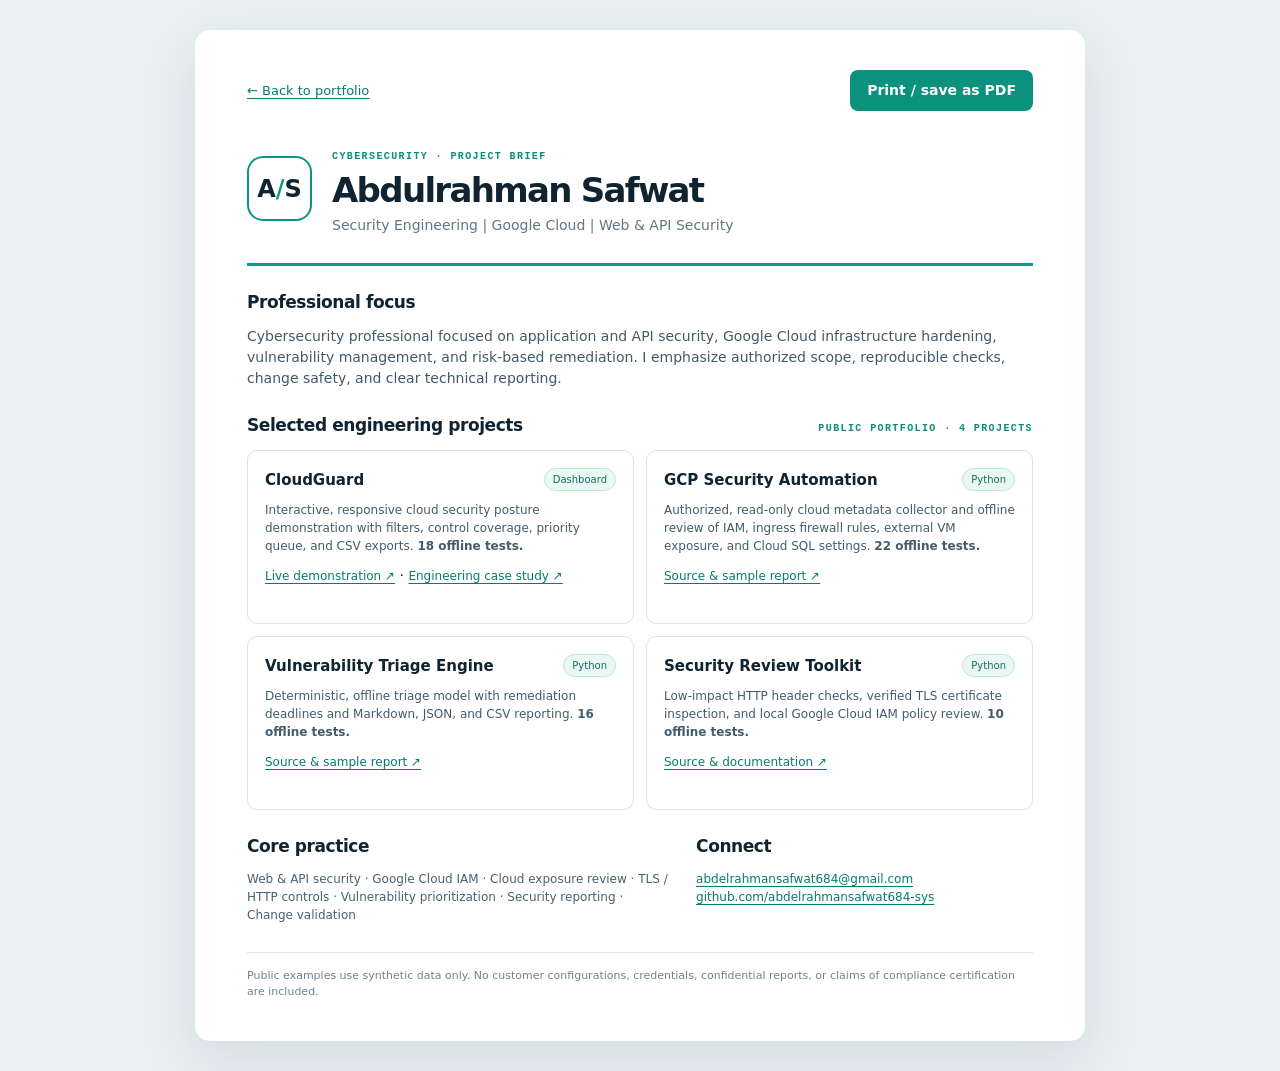
<file: projects/cybersecurity-portfolio/project-sheet.html>
<!doctype html>
<html lang="en">
<head>
  <meta charset="utf-8">
  <meta name="viewport" content="width=device-width,initial-scale=1">
  <meta name="robots" content="index, follow">
  <meta name="theme-color" content="#0b1420">
  <title>Project Brief — Abdulrahman Safwat | Cybersecurity</title>
  <meta name="description" content="One-page, printable summary of Abdulrahman Safwat's cybersecurity engineering focus and four documented public security projects.">
  <link rel="canonical" href="https://abdelrahmansafwat684-sys.github.io/abdulrahman-safwat/portfolio/project-sheet.html">
  <link rel="icon" href="favicon.svg" type="image/svg+xml">
  <link rel="stylesheet" href="project-sheet.css">
  <script defer src="script.js"></script>
</head>
<body>
  <main class="sheet">
    <div class="toolbar"><a href="./" aria-label="Return to full portfolio">← Back to portfolio</a><button type="button" data-print-sheet>Print / save as PDF</button></div>
    <header class="masthead"><div class="mark">A<span>/</span>S</div><div><p class="eyebrow">CYBERSECURITY · PROJECT BRIEF</p><h1>Abdulrahman Safwat</h1><p class="subtitle">Security Engineering | Google Cloud | Web &amp; API Security</p></div></header>
    <section class="intro"><h2>Professional focus</h2><p>Cybersecurity professional focused on application and API security, Google Cloud infrastructure hardening, vulnerability management, and risk-based remediation. I emphasize authorized scope, reproducible checks, change safety, and clear technical reporting.</p></section>
    <section><div class="section-head"><h2>Selected engineering projects</h2><span>PUBLIC PORTFOLIO · 4 PROJECTS</span></div>
      <div class="projects">
        <article><div class="row"><h3>CloudGuard</h3><span class="pill">Dashboard</span></div><p>Interactive, responsive cloud security posture demonstration with filters, control coverage, priority queue, and CSV exports. <strong>18 offline tests.</strong></p><a href="https://abdelrahmansafwat684-sys.github.io/abdulrahman-safwat/">Live demonstration ↗</a> · <a href="https://github.com/abdelrahmansafwat684-sys/abdulrahman-safwat/blob/main/projects/cloud-posture-dashboard/CASE_STUDY.md">Engineering case study ↗</a></article>
        <article><div class="row"><h3>GCP Security Automation</h3><span class="pill">Python</span></div><p>Authorized, read-only cloud metadata collector and offline review of IAM, ingress firewall rules, external VM exposure, and Cloud SQL settings. <strong>22 offline tests.</strong></p><a href="https://github.com/abdelrahmansafwat684-sys/abdulrahman-safwat/tree/main/projects/gcp-security-automation">Source &amp; sample report ↗</a></article>
        <article><div class="row"><h3>Vulnerability Triage Engine</h3><span class="pill">Python</span></div><p>Deterministic, offline triage model with remediation deadlines and Markdown, JSON, and CSV reporting. <strong>16 offline tests.</strong></p><a href="https://github.com/abdelrahmansafwat684-sys/abdulrahman-safwat/tree/main/projects/vulnerability-triage">Source &amp; sample report ↗</a></article>
        <article><div class="row"><h3>Security Review Toolkit</h3><span class="pill">Python</span></div><p>Low-impact HTTP header checks, verified TLS certificate inspection, and local Google Cloud IAM policy review. <strong>10 offline tests.</strong></p><a href="https://github.com/abdelrahmansafwat684-sys/abdulrahman-safwat/tree/main/security-toolkit">Source &amp; documentation ↗</a></article>
      </div>
    </section>
    <section class="bottom"><div><h2>Core practice</h2><p>Web &amp; API security · Google Cloud IAM · Cloud exposure review · TLS / HTTP controls · Vulnerability prioritization · Security reporting · Change validation</p></div><div><h2>Connect</h2><p><a href="mailto:abdelrahmansafwat684@gmail.com">abdelrahmansafwat684@gmail.com</a><br><a href="https://github.com/abdelrahmansafwat684-sys">github.com/abdelrahmansafwat684-sys</a></p></div></section>
    <footer>Public examples use synthetic data only. No customer configurations, credentials, confidential reports, or claims of compliance certification are included.</footer>
  </main>
</body>
</html>
</file>
<file: projects/cloud-posture-dashboard/styles.css>
:root{--bg:#080d16;--panel:#0e1622;--panel-soft:#111c2a;--ink:#e8f0f7;--muted:#8a9daf;--dim:#617588;--edge:#1d2c3b;--cyan:#68e5d2;--blue:#5f8bf9;--amber:#f7bf65;--red:#fb7776;--violet:#ae91f0;--green:#5bd5ad;--rad:14px;font-family:Inter,ui-sans-serif,-apple-system,BlinkMacSystemFont,"Segoe UI",Arial,sans-serif;color-scheme:dark}
*{box-sizing:border-box}html{scroll-behavior:smooth}body{margin:0;background:var(--bg);color:var(--ink);font-size:14px;-webkit-font-smoothing:antialiased}button,input,select{font:inherit}button{cursor:pointer}button:focus-visible,input:focus-visible,select:focus-visible,a:focus-visible{outline:2px solid var(--cyan);outline-offset:3px}a{color:inherit;text-decoration:none}.hidden{display:none!important}.app-shell{min-height:100vh;display:grid;grid-template-columns:245px minmax(0,1fr)}.sidebar{border-right:1px solid #1b2b3a;background:#0b131e;display:flex;flex-direction:column;padding:28px 18px 22px;position:sticky;top:0;height:100vh}.brand{display:flex;align-items:center;gap:11px;padding:0 11px 24px;border-bottom:1px solid #213041}.brand-symbol{width:39px;height:39px;border:1px solid #295a5b;display:grid;place-items:center;border-radius:11px;background:#112b31;color:var(--cyan)}.brand-symbol svg{width:24px;height:24px}.brand strong{font-size:16px;letter-spacing:1px;font-weight:820}.brand-accent{color:var(--cyan)}.brand small{display:block;color:var(--dim);font-size:8px;font-weight:700;letter-spacing:2px;margin-top:5px}.nav-caption,.tiny-label{font-size:10px;letter-spacing:1.55px;color:#70849a;font-weight:800}.nav-caption{padding:31px 13px 13px}.navigation{display:grid;gap:7px}.nav-item{display:flex;align-items:center;gap:12px;color:#91a3b5;padding:13px 14px;border:1px solid transparent;border-radius:9px;background:transparent;text-align:left;font-weight:600;width:100%}.nav-item:hover{background:#132434;color:var(--ink)}.nav-item.active{background:#132d32;border-color:#245456;color:#8ffce8}.nav-ico{font-size:20px;width:20px;line-height:1;text-align:center;font-weight:400}.nav-shortcut{margin-left:auto;font-size:10px;color:#69838d}.sidebar-spacer{flex:1}.environment-panel{border:1px solid #28333f;border-radius:12px;padding:17px 15px;background:linear-gradient(130deg,#17222b,#0e1824)}.sample-label{font-size:12px;font-weight:800;letter-spacing:.4px;margin-top:15px;display:flex;align-items:center;gap:8px}.signal{display:inline-block;width:7px;height:7px;background:var(--cyan);border-radius:100%;box-shadow:0 0 11px #55e4cb72;vertical-align:middle}.signal.amber{background:var(--amber);box-shadow:0 0 9px #f7bf656b}.environment-panel p{color:#869aab;font-size:12px;line-height:1.6;margin:11px 0 0}.sidebar-footer{display:flex;align-items:center;gap:10px;margin-top:25px;padding:18px 5px 0;border-top:1px solid #213041}.avatar{background:#203b40;border:1px solid #32756c;color:#8df6db;border-radius:9px;display:grid;place-items:center;width:33px;height:33px;font-size:11px;font-weight:800}.sidebar-footer strong{font-size:11px;display:block}.sidebar-footer span{display:block;font-size:11px;color:#7c91a3;margin-top:3px}.main{min-width:0}.page-header{height:66px;border-bottom:1px solid #1b2b38;display:flex;align-items:center;justify-content:space-between;padding:0 clamp(22px,3.4vw,53px)}.breadcrumb{display:flex;align-items:center;gap:13px;color:#778a9f;font-weight:800;letter-spacing:1.4px;font-size:10px}.slash{color:#4b6576}.breadcrumb span:last-child{color:#c9e0e8}.header-actions{display:flex;align-items:center;gap:20px}.live-chip{font-size:10px;font-weight:800;letter-spacing:.7px;display:inline-flex;align-items:center;gap:9px;color:#9dcfc5;background:#12252a;border:1px solid #244044;border-radius:30px;padding:8px 12px}.snapshot-date{font-size:10px;color:#758ea0;font-weight:800;letter-spacing:1px}.content{max-width:1570px;padding:42px clamp(22px,3.4vw,53px) 19px;margin:0 auto}.page-title-row{display:flex;justify-content:space-between;align-items:flex-end;gap:22px;margin-bottom:26px}.eyebrow{color:#7e97a8;font-size:10px;letter-spacing:1.7px;font-weight:850;display:flex;align-items:center;gap:11px}.accent-line{display:inline-block;width:20px;height:1px;background:#3a9c94}h1{font-size:clamp(29px,3.1vw,44px);font-weight:790;letter-spacing:-1.8px;line-height:1.13;margin:14px 0 9px}.period{color:var(--cyan)}.intro{margin:0;color:#849aab;font-size:13px;line-height:1.6}.title-actions{display:flex;gap:9px;padding-bottom:3px;flex-shrink:0}.btn{border-radius:8px;padding:11px 15px;border:1px solid #2a4151;font-size:12px;font-weight:780;display:inline-flex;align-items:center;gap:9px;white-space:nowrap}.btn-secondary{background:#101b28;color:#c5d5df}.btn-secondary:hover{background:#192c3b}.btn-primary{background:#74ecdc;color:#062526;border-color:#74ecdc}.btn-primary:hover{background:#9dffef}.filter-strip{display:grid;grid-template-columns:repeat(3,minmax(140px,1fr)) minmax(190px,1.5fr);gap:12px;padding:16px;border:1px solid var(--edge);background:#0e1723;border-radius:12px}.filter-field{display:grid;gap:7px;min-width:0}.filter-field>span{font-size:9px;letter-spacing:1.3px;font-weight:820;color:#8093a6}.filter-field>span small{color:#718596;letter-spacing:0;font-weight:500}.filter-field select,.search-wrap{height:38px;border-radius:6px;background:#131f2c;border:1px solid #2a3b49;color:#d4e5ef;padding:0 11px;min-width:0;width:100%;font-size:12px;outline:0}.filter-field select:focus,.search-wrap:focus-within{border-color:#49b6b4}.search-wrap{display:flex;align-items:center;gap:8px}.search-wrap>span{font-size:20px;color:#7794a7}.search-wrap input{border:0;outline:0;min-width:0;width:100%;background:transparent;color:var(--ink);font-size:12px}.search-wrap input::placeholder{color:#607488}.source-banner{margin:16px 0 32px;padding:12px 15px;border:1px solid #394137;background:#202318;border-radius:8px;color:#b2ba9c;display:flex;align-items:center;gap:12px;font-size:11px;line-height:1.5}.source-banner>span:first-child{font-size:20px;color:var(--amber)}.source-banner strong{color:#f1d59f}.section-heading{display:flex;align-items:center;justify-content:space-between;gap:15px;margin:28px 0 17px}.section-heading>div{display:flex;align-items:baseline;gap:9px}.section-index{font-weight:760;color:#5dd6c4;font-size:12px}.section-heading h2{display:inline;font-size:16px;letter-spacing:-.25px;margin:0;font-weight:780}.section-heading p{font-size:11px;color:#7790a2;margin:0}.kpi-grid{display:grid;grid-template-columns:repeat(5,minmax(0,1fr));gap:13px}.kpi{border:1px solid var(--edge);border-radius:12px;background:#101a27;padding:18px 19px;min-height:136px;position:relative;overflow:hidden}.kpi:before{content:"";height:3px;width:35px;position:absolute;top:0;left:18px;background:var(--kpi-accent,var(--cyan))}.kpi-label{font-size:11px;color:#8c9fb0;font-weight:650;letter-spacing:.1px}.kpi-value{font-size:33px;font-weight:760;letter-spacing:-1.5px;margin-top:22px;line-height:1}.kpi-footer{font-size:10px;color:#6e8598;margin-top:9px;line-height:1.4}.viz-grid{display:grid;grid-template-columns:minmax(0,.88fr) minmax(0,1.12fr);gap:16px;margin-top:17px}.panel{border-radius:13px;background:#0e1824;border:1px solid var(--edge);padding:24px 25px;min-width:0}.panel-heading{display:flex;align-items:flex-start;justify-content:space-between;gap:14px;margin-bottom:18px}.panel-kicker{font-size:9px;font-weight:800;letter-spacing:1.5px;color:#638d99;margin-bottom:8px}.panel-heading h3{font-size:16px;margin:0;font-weight:760;letter-spacing:-.15px}.panel-tag{font-size:9px;font-weight:780;white-space:nowrap;color:#6b8495;border:1px solid #2b3b48;border-radius:5px;padding:7px 8px;letter-spacing:.6px}.donut-layout{display:grid;grid-template-columns:200px 1fr;gap:17px;align-items:center;min-height:234px}.donut-wrap{display:grid;place-items:center}.donut{--segments:#233545;aspect-ratio:1;width:180px;border-radius:50%;background:conic-gradient(var(--segments));position:relative;display:grid;place-items:center;box-shadow:0 0 0 8px #16243260}.donut:before{content:"";position:absolute;inset:27px;background:#0e1824;border-radius:50%}.donut-center{position:relative;display:flex;align-items:center;flex-direction:column;gap:3px}.donut-center strong{font-size:46px;line-height:1;font-weight:780;letter-spacing:-1.5px}.donut-center span{font-size:10px;letter-spacing:2px;color:#748a9c;font-weight:820}.severity-legend{display:grid;gap:15px}.legend-row{display:flex;align-items:center;gap:10px}.legend-dot{width:8px;height:8px;border-radius:3px;flex-shrink:0}.legend-row>span:nth-child(2){font-size:12px;color:#b8c8d5;flex:1}.legend-row strong{font-size:14px;font-weight:730}.panel-footnote{font-size:10px;color:#698397;line-height:1.5;margin:13px 0 0;border-top:1px solid #1e2e3d;padding-top:13px}.bars{display:grid;gap:16px;min-height:234px;align-content:center}.bar-item{display:grid;gap:7px}.bar-header{display:flex;justify-content:space-between;gap:10px;align-items:center;font-size:12px}.bar-header strong{font-size:11px;font-weight:680;color:#b8cddd}.bar-header span{font-size:11px;color:#8199aa}.bar-track{height:7px;background:#1e2e40;border-radius:4px;overflow:hidden}.bar-fill{height:100%;background:linear-gradient(90deg,#276c74,#6ce8d3);border-radius:4px;transition:width .25s ease}.bar-item:nth-child(2) .bar-fill{background:linear-gradient(90deg,#4568ac,#85a6ff)}.bar-item:nth-child(3) .bar-fill{background:linear-gradient(90deg,#7661ae,#b5a0f5)}.bar-item:nth-child(4) .bar-fill{background:linear-gradient(90deg,#957252,#efc68a)}.bar-item:nth-child(5) .bar-fill{background:linear-gradient(90deg,#6a88a1,#9fc4d7)}.lower-grid{grid-template-columns:minmax(0,1.52fr) minmax(0,.78fr)}.panel-subtitle{color:#71899c;font-size:11px;line-height:1.6;margin:6px 0 0}.trend-panel .panel-heading{margin-bottom:20px}.trend-chart{min-height:218px}.trend-chart svg{width:100%;height:auto;display:block}.trend-footer{display:flex;justify-content:space-between;font-size:9px;letter-spacing:1.1px;color:#73889a;font-weight:740;margin-top:8px}.trend-footer .signal{height:6px;width:6px;margin-right:6px}.coverage-hero{display:flex;align-items:flex-end;gap:22px;margin-top:35px;justify-content:space-between}.coverage-hero>div:first-child{display:flex;align-items:baseline;gap:6px}.coverage-number{font-weight:760;font-size:55px;letter-spacing:-3px;line-height:1;color:#6de4ce}.coverage-unit{font-size:10px;color:#859bac;font-weight:800;letter-spacing:1px}.coverage-gauge{height:8px;background:#223244;flex:1;max-width:150px;border-radius:5px;overflow:hidden;margin-bottom:8px}.coverage-gauge>div{height:100%;background:#65dec3;border-radius:5px;transition:width .3s ease}.coverage-breakdown{display:grid;grid-template-columns:repeat(2,1fr);gap:12px;margin-top:24px}.coverage-cell{border:1px solid #213142;border-radius:7px;padding:11px 13px;display:flex;align-items:center;justify-content:space-between;gap:6px}.coverage-cell span{color:#91a4b3;font-size:11px}.coverage-cell strong{font-size:15px}.queue-title{margin-top:34px}.text-button{background:transparent;border:0;color:var(--cyan);font-weight:750;font-size:12px}.text-button:hover{text-decoration:underline}.table-panel{border-radius:12px;border:1px solid var(--edge);background:#0e1723;overflow:hidden}.table-topline{padding:16px 20px;display:flex;align-items:center;justify-content:space-between;border-bottom:1px solid #1b2d3b}.table-count{font-size:11px;color:#768da0}.table-scroller{overflow-x:auto}table{border-collapse:collapse;width:100%;min-width:775px}th{text-align:left;color:#748b9e;letter-spacing:1px;font-size:9px;font-weight:850;background:#111c29;padding:13px 16px;white-space:nowrap}td{padding:16px;font-size:11px;color:#9bafbe;border-top:1px solid #1b2d3a;white-space:nowrap}tbody tr:hover{background:#172634}.finding-title{font-size:12px;font-weight:730;color:#d7e6f1;display:block;max-width:250px;overflow:hidden;text-overflow:ellipsis}.finding-meta{font-size:10px;color:#678094;margin-top:5px;display:block}.badge{display:inline-flex;align-items:center;gap:6px;letter-spacing:.25px;border-radius:5px;padding:6px 8px;font-weight:740;font-size:10px}.badge.critical{background:#43242c;color:#ff9e9f}.badge.high{background:#44331f;color:#ffc87f}.badge.medium{background:#23365b;color:#a4baff}.badge.low{background:#203c39;color:#8ce8cd}.badge.pass{background:#183c35;color:#76e5bd}.badge.fail{background:#43242c;color:#ff9e9f}.badge.partial{background:#453522;color:#f5cd89}.badge.not_assessed{background:#2e3242;color:#a5adc2}.badge.open{background:#234258;color:#b3ddf1}.badge.in_progress{background:#2c3d52;color:#a5caff}.badge.mitigated{background:#21443a;color:#8fe8ce}.badge.accepted_risk{background:#403743;color:#dab5e6}.badge.resolved{background:#1d3c34;color:#83ddb6}.priority-cell{display:flex;align-items:center;gap:8px}.priority-track{width:45px;height:5px;border-radius:4px;background:#283a4a;overflow:hidden}.priority-track b{height:100%;display:block;background:#65dfce}.priority-cell strong{font-size:12px;color:#cbdde9}.overdue{color:#fd9392;font-size:10px;display:block;margin-top:5px}.row-button{border:1px solid #2a4653;background:#142b34;color:#83ead6;border-radius:6px;padding:6px 10px;white-space:nowrap;font-size:10px;font-weight:760}.row-button:hover{background:#1e4248}.empty-state{padding:44px 20px;text-align:center;color:#91a7b6;font-size:12px}.subhead-card{display:flex;gap:14px;align-items:center;margin-bottom:17px;padding:17px 22px;background:#11232b;border:1px solid #20474b;border-radius:11px}.subhead-icon{color:#7eeddb;font-size:29px}.subhead-card strong{font-size:17px}.subhead-card p{margin:4px 0 0;color:#87a4a9;font-size:12px}.control-topline{display:grid;grid-template-columns:repeat(4,1fr);gap:13px;margin-bottom:18px}.control-stat{padding:17px 19px;background:#101a27;border:1px solid var(--edge);border-radius:10px}.control-stat strong{display:block;font-size:28px;line-height:1.1}.control-stat span{font-size:11px;color:#8498a9;display:block;margin-top:8px}.observation{white-space:normal;min-width:190px;max-width:420px;font-size:11px;line-height:1.5}.control-note{font-size:11px;color:#738b9d;margin:17px 0 0}.page-footer{border-top:1px solid #182938;margin-top:55px;padding-top:18px;display:flex;justify-content:space-between;gap:18px;font-size:9px;color:#617b8d;letter-spacing:1.2px;font-weight:780}.footer-divider{margin:0 5px}.footer-dot{color:var(--cyan)}.drawer-backdrop{position:fixed;inset:0;background:#03080bc7;z-index:12}.detail-drawer{position:fixed;right:0;top:0;bottom:0;width:min(500px,100%);z-index:13;background:#101a27;box-shadow:-20px 0 65px #0008;border-left:1px solid #2b4553;overflow:auto}.drawer-head{padding:28px;border-bottom:1px solid #294050;display:flex;justify-content:space-between;gap:12px}.drawer-head h2{font-size:22px;margin:10px 0 0;line-height:1.27;letter-spacing:-.6px}.close-btn{border:1px solid #395367;background:#1d3140;color:#d6ebf2;width:32px;height:32px;border-radius:8px;font-size:23px;line-height:1}.drawer-body{padding:27px 28px}.drawer-score{border:1px solid #2d5052;background:#152d33;border-radius:10px;padding:20px;display:flex;align-items:center;justify-content:space-between}.drawer-score strong{font-size:38px;color:#80eddf;line-height:1}.drawer-score small{display:block;color:#83aca9;font-size:10px;letter-spacing:1.1px;margin-top:7px;font-weight:760}.drawer-section{margin-top:30px}.drawer-section h3{color:#81ead8;font-size:10px;letter-spacing:1.4px}.drawer-list{display:grid;gap:0}.drawer-list>div{display:flex;justify-content:space-between;gap:16px;padding:13px 0;border-bottom:1px solid #213345}.drawer-list dt{color:#7994a6;font-size:12px}.drawer-list dd{margin:0;text-align:right;font-size:12px;color:#d0dee6;overflow-wrap:anywhere}.drawer-note{color:#8ea4b1;font-size:12px;line-height:1.65;border-left:2px solid #2d7572;padding-left:13px;margin:20px 0}.noscript{background:#542a29;padding:18px;text-align:center}
@media(max-width:1220px){.app-shell{grid-template-columns:205px minmax(0,1fr)}.sidebar{padding-left:13px;padding-right:13px}.brand{padding-left:5px;gap:8px}.brand strong{font-size:14px}.kpi-grid{grid-template-columns:repeat(3,1fr)}.donut-layout{grid-template-columns:155px 1fr}.donut{width:140px}.donut:before{inset:21px}.donut-center strong{font-size:34px}.viz-grid{grid-template-columns:1fr 1fr}.lower-grid{grid-template-columns:1.2fr 1fr}.filter-strip{grid-template-columns:repeat(2,minmax(0,1fr))}}
@media(max-width:820px){.app-shell{display:block}.sidebar{position:relative;height:auto;flex-direction:row;flex-wrap:wrap;align-items:center;gap:10px;padding:12px 17px}.brand{padding:0;border:0}.brand-symbol{width:31px;height:31px}.brand-symbol svg{width:20px;height:20px}.nav-caption,.sidebar-spacer,.environment-panel,.sidebar-footer{display:none}.navigation{display:flex;margin-left:auto;gap:4px}.nav-item{padding:9px;gap:5px}.nav-item>span:nth-child(2){display:none}.nav-shortcut{display:none}.page-header{height:52px}.content{padding-top:26px}.page-title-row{align-items:flex-start;flex-direction:column}.viz-grid,.lower-grid{grid-template-columns:1fr}.donut-layout{grid-template-columns:180px 1fr}.donut{width:160px}.donut:before{inset:24px}.kpi-grid{grid-template-columns:repeat(3,1fr)}.snapshot-date{display:none}}
@media(max-width:560px){.kpi-grid{grid-template-columns:repeat(2,1fr)}.filter-strip{grid-template-columns:1fr}.panel{padding:19px}.donut-layout{grid-template-columns:1fr}.severity-legend{grid-template-columns:repeat(2,1fr);gap:13px}.page-title-row h1{font-size:32px}.title-actions{width:100%}.title-actions button{justify-content:center;flex:1}.page-footer{flex-direction:column}.control-topline{grid-template-columns:repeat(2,1fr)}.header-actions{gap:7px}.live-chip{font-size:9px}.section-heading p{display:none}.coverage-hero{margin-top:17px}}
</file>
<file: projects/cybersecurity-portfolio/styles.css>
:root{color-scheme:dark;--bg:#080d16;--bg2:#0c1420;--card:#111c2a;--panel:#0b1421;--line:rgba(159,193,213,.16);--text:#eaf3f6;--muted:#95a9b5;--dim:#657f91;--aqua:#63e7c4;--blue:#80a8ff;--purple:#a399ef;--max:1180px;--radius:20px;font-family:Inter,ui-sans-serif,system-ui,-apple-system,BlinkMacSystemFont,"Segoe UI",sans-serif}
*{box-sizing:border-box}html{scroll-behavior:smooth}body{margin:0;min-width:320px;background:var(--bg);color:var(--text);line-height:1.55;font-size:15px;isolation:isolate;overflow-x:hidden}body:before{content:"";position:absolute;inset:0 0 auto;height:1040px;z-index:-2;background:radial-gradient(ellipse at 76% 22%,rgba(28,95,105,.22),transparent 39%),radial-gradient(ellipse at 13% 7%,rgba(23,62,105,.22),transparent 31%),linear-gradient(180deg,#0b111d 0%,#090f18 78%,#080d16 100%)}body:after{content:"";position:absolute;top:0;left:0;right:0;height:920px;pointer-events:none;z-index:-1;opacity:.14;background-image:linear-gradient(rgba(111,182,193,.13) 1px,transparent 1px),linear-gradient(90deg,rgba(111,182,193,.13) 1px,transparent 1px);background-size:56px 56px;mask-image:linear-gradient(#000,transparent 80%)}a{color:inherit;text-decoration:none}button{font:inherit}h1,h2,h3,p{margin-top:0}.container{max-width:var(--max);width:calc(100% - 76px);margin-inline:auto}::selection{background:rgba(99,231,196,.32)}.skip{position:absolute;left:20px;top:-100px;padding:12px 18px;background:var(--aqua);color:#061411;z-index:100}.skip:focus{top:8px}a:focus-visible,button:focus-visible{outline:2px solid var(--aqua);outline-offset:4px;border-radius:4px}.ambient{position:absolute;pointer-events:none;z-index:-2;border-radius:50%;filter:blur(95px)}.ambient-one{width:340px;height:340px;left:-280px;top:420px;background:#215d72;opacity:.2}.ambient-two{width:480px;height:480px;right:-350px;top:1200px;background:#192c6f;opacity:.16}
.site-header{min-height:88px;border-bottom:1px solid rgba(165,197,209,.09);position:relative;z-index:10}.header-inner{min-height:88px;display:flex;justify-content:space-between;align-items:center;gap:25px}.brand{display:flex;align-items:center;gap:12px;white-space:nowrap}.brand-symbol{display:inline-flex;justify-content:center;align-items:center;width:47px;height:47px;border:1px solid rgba(99,231,196,.5);border-radius:12px;background:rgba(99,231,196,.075);font-size:18px;font-weight:800;letter-spacing:-1px;color:var(--text)}.brand-symbol span{color:var(--aqua);padding:0 2px}.brand-name{font-size:12px;font-weight:800;letter-spacing:.13em}.brand-name span{color:#93b3c4}.main-nav{display:flex;gap:31px;align-items:center}.main-nav a{font-size:13px;color:#b3c4d0;transition:color .2s}.main-nav a:hover,.footer-links a:hover{color:var(--aqua)}.main-nav .nav-github{border:1px solid rgba(114,204,200,.26);padding:10px 15px;border-radius:9px;color:var(--text);font-weight:650}.nav-github span{margin-left:8px;color:var(--aqua)}.nav-toggle{display:none}
.hero{display:grid;grid-template-columns:1.12fr .88fr;gap:45px;align-items:center;padding-top:107px;padding-bottom:116px;min-height:660px}.eyebrow,.kicker,.project-overline,.small-label,.section-count{font-family:ui-monospace,SFMono-Regular,Consolas,"Liberation Mono",monospace;letter-spacing:.1em;font-size:11px;font-weight:700;color:var(--aqua)}.eyebrow{display:flex;align-items:center;gap:10px}.green-dot,.status-dot{display:inline-block;width:7px;height:7px;background:var(--aqua);border-radius:50%;box-shadow:0 0 0 5px rgba(99,231,196,.09)}.eyebrow-slash{color:#465c70;margin:0 1px}.hero h1{font-size:clamp(46px,5.15vw,75px);line-height:1.075;letter-spacing:-.068em;font-weight:750;margin:28px 0 25px}.hero h1 em,.section-heading h2 em,.contact-panel h2 em{font-style:normal;color:var(--aqua)}.period{color:var(--aqua)}.hero-lede{color:#9fb2bd;font-size:16px;max-width:515px;line-height:1.83;margin-bottom:30px}.hero-lede strong{font-weight:650;color:#eef8fb}.hero-actions{display:flex;gap:12px;flex-wrap:wrap}.button{display:inline-flex;justify-content:center;align-items:center;gap:28px;font-size:13px;font-weight:700;border-radius:10px;padding:14px 18px;min-height:48px;transition:transform .2s,background .2s,border-color .2s}.button:hover{transform:translateY(-2px)}.button-primary{background:var(--aqua);color:#041a17}.button-primary:hover{background:#a0f5dd}.button-secondary{border:1px solid #39515d;color:var(--text);background:rgba(255,255,255,.025)}.button-secondary:hover{border-color:var(--aqua)}.hero-meta{display:flex;flex-wrap:wrap;gap:26px;margin-top:48px;color:#8fa7b7;font-size:12px}.meta-item{display:flex;gap:9px;align-items:center}.meta-icon{color:var(--aqua);font-size:17px}.hero-aside{position:relative;isolation:isolate}.terminal{position:relative;z-index:2;border:1px solid #284550;border-radius:15px;overflow:hidden;box-shadow:0 42px 90px rgba(0,0,0,.34),0 0 40px rgba(37,156,149,.06);background:linear-gradient(135deg,rgba(20,39,53,.98),rgba(9,21,34,.99))}.terminal-top{display:flex;align-items:center;gap:14px;padding:16px 18px;background:rgba(181,213,238,.037);border-bottom:1px solid #233e47;color:#738d9f;font:11px ui-monospace,monospace}.terminal-dots{display:flex;gap:6px}.terminal-dots i{display:block;width:8px;height:8px;background:#a34d54;border-radius:50%}.terminal-dots i:nth-child(2){background:#c39c50}.terminal-dots i:nth-child(3){background:#398d79}.terminal-corner{margin-left:auto;font-size:15px;color:#89a2ae}.terminal-body{padding:31px 27px 30px;font:13px/1.8 ui-monospace,Consolas,monospace}.terminal-body p{margin-bottom:20px}.prompt,.type-head,.term-ok{color:var(--aqua)}.muted,.term-comment,.tree-gutter{color:#688293}.terminal-tree{display:grid;gap:13px;color:#b8d2dd}.tree-gutter{margin-right:11px}.tree-key{display:inline-block;margin-right:12px;color:#8da4bb}.term-ok{float:right}.terminal-rule{height:1px;background:#294455;margin:26px 0 19px}.terminal-body .term-comment{font-size:11px;margin:0 0 17px}.terminal-status{border-radius:7px;color:#8ce6ca;display:flex;gap:10px;align-items:center;background:rgba(80,205,167,.06);border:1px solid rgba(80,205,167,.16);font-size:10px;letter-spacing:.04em;padding:10px 11px}.terminal-status .status-dot{width:6px;height:6px;flex:none}.term-cursor{margin-left:auto}.hero-side-bottom{display:flex;justify-content:space-between;margin-top:13px;font:10px ui-monospace,monospace;color:#698393;gap:8px}.hero-side-bottom span:last-child{color:#98c6bd}.hero-side-bottom b{color:#517b85;margin:0 3px}.orb{position:absolute;z-index:-1;right:-73px;top:-83px;width:185px;height:185px;color:var(--aqua);opacity:.34}.orb svg{width:100%}
.proof-strip{border-top:1px solid var(--line);border-bottom:1px solid var(--line);display:flex;align-items:center;gap:33px;padding:24px 14px;margin-bottom:115px;justify-content:space-between}.proof-strip>div:not(.proof-line){display:flex;align-items:center;gap:13px}.proof-number{font-size:36px;font-weight:740;letter-spacing:-.08em;line-height:1;color:var(--text)}.proof-label,.proof-note{font:10px/1.5 ui-monospace,monospace;letter-spacing:.075em;color:#8ba1b1}.proof-line{width:1px;height:38px;background:var(--line)}.proof-note{white-space:nowrap}.shield-mark{color:var(--aqua);font-size:24px}.section{padding-top:8px;padding-bottom:120px;scroll-margin-top:20px}.section-heading{display:flex;justify-content:space-between;gap:18px;margin-bottom:37px;align-items:flex-end}.section-heading h2{font-size:clamp(37px,4.1vw,55px);line-height:1.13;letter-spacing:-.058em;margin:16px 0 13px;font-weight:740}.section-heading p{max-width:540px;color:var(--muted);font-size:15px;line-height:1.8;margin:0}.section-count{color:#5e8396;margin-bottom:16px}.filters{display:flex;gap:8px;flex-wrap:wrap;margin-bottom:24px}.filter{cursor:pointer;color:#9db0bd;background:transparent;border:1px solid #2b414e;border-radius:8px;padding:10px 15px;font-size:12px;font-weight:650;transition:border-color .15s,color .15s,background .15s}.filter:hover{border-color:#70bdba;color:#e8fbf5}.filter.active{background:rgba(99,231,196,.13);color:var(--aqua);border-color:rgba(99,231,196,.46)}.filter span{margin-left:7px;font:10px ui-monospace,monospace;opacity:.7}.projects{display:grid;grid-template-columns:repeat(3,minmax(0,1fr));gap:16px}.project{border:1px solid var(--line);border-radius:16px;background:linear-gradient(157deg,rgba(24,38,53,.78),rgba(13,24,36,.93));position:relative;overflow:hidden;transition:border-color .22s,transform .22s}.project:hover{transform:translateY(-3px);border-color:rgba(101,213,195,.45)}.project[hidden]{display:none!important}.project-featured{grid-column:1/-1;display:grid;grid-template-columns:1fr 1fr;min-height:420px}.featured-copy{padding:35px 36px 36px}.small-square{display:inline-block;width:7px;height:7px;background:var(--aqua);margin-right:7px}.project-title-row{display:flex;align-items:center;flex-wrap:wrap;gap:15px;margin-top:40px}.project-title-row h3{font-size:47px;line-height:1;letter-spacing:-.055em;margin:0}.tag-live{border:1px solid #246e62;background:#103c37;color:#8deed4;font:10px ui-monospace,monospace;padding:6px 9px;border-radius:6px}.project-subtitle{color:var(--aqua);font-size:13px;font-weight:650;margin:13px 0 16px}.project-desc{font-size:14px;color:#9cb4c2;line-height:1.82;max-width:430px;margin-bottom:23px}.chips{display:flex;gap:7px;flex-wrap:wrap}.chips span{border:1px solid #324656;border-radius:6px;padding:5px 9px;color:#b8cad5;background:rgba(18,40,56,.38);font-size:10.5px}.project-actions,.small-actions{display:flex;align-items:center;gap:20px;flex-wrap:wrap}.project-actions{margin-top:30px}.text-link{display:inline-block;color:#a3bbc8;font-weight:650;font-size:12px;border-bottom:1px solid transparent;padding-bottom:3px;transition:color .2s,border-color .2s}.text-link:hover{color:var(--aqua);border-color:var(--aqua)}.text-link span{padding-left:5px}.primary-link{color:var(--aqua)}.dashboard-visual{background:radial-gradient(ellipse at 40% 0%,#163d43,#091722 64%);margin:16px;border:1px solid #294951;border-radius:12px;padding:24px;position:relative;overflow:hidden}.dashboard-visual:before{content:"";position:absolute;inset:0;background:linear-gradient(120deg,transparent 65%,rgba(53,221,176,.04));pointer-events:none}.visual-top{display:flex;justify-content:space-between;align-items:center;border-bottom:1px solid #29505a;padding-bottom:17px}.visual-brand{font:11px ui-monospace,monospace;font-weight:800;letter-spacing:.11em}.visual-brand b{color:var(--aqua);font-size:16px;margin-right:5px}.visual-status{font:8px ui-monospace,monospace;color:#6be1c1}.visual-status span{display:inline-block;width:5px;height:5px;border-radius:50%;background:#6be1c1;margin-right:5px}.visual-caption{font:12px ui-monospace,monospace;font-weight:800;letter-spacing:.06em;margin:20px 0 11px}.visual-caption small{float:right;color:#6f9097;font-size:9px}.visual-metrics{display:grid;grid-template-columns:repeat(3,1fr);gap:9px}.visual-metrics>div{border:1px solid #284c56;border-radius:7px;background:#0e2331;padding:12px 10px}.visual-metrics small{font-size:9px;display:block;color:#809eaf;white-space:nowrap}.visual-metrics strong{font-size:27px;font-weight:740;letter-spacing:-.04em}.visual-metrics i{display:block;width:35px;height:3px;background:#4ae0b9;border-radius:8px;margin-top:6px}.visual-metrics .bar-amber{background:#e2ae75}.visual-metrics .bar-purple{background:#ada1ea}.visual-chart{margin-top:12px;border:1px solid #294853;border-radius:7px;padding:15px 16px 13px;background:#0a1c2a}.chart-title{font:10px ui-monospace,monospace;color:#b7ced7;display:flex;justify-content:space-between;gap:5px}.chart-title span{font-size:9px;color:#5e8398}.chart-bars{height:104px;display:flex;gap:15px;align-items:flex-end;border-bottom:1px solid #294752;margin-top:8px;padding:0 5px}.chart-bars span{flex:1;height:var(--h);border-radius:3px 3px 0 0;background:linear-gradient(180deg,#68edc9,#1b747f)}.chart-bars span:nth-child(even){background:linear-gradient(180deg,#7a99e6,#2d5f88)}.visual-caption-bottom{font:8px ui-monospace,monospace;color:#517c86;margin-top:12px;letter-spacing:.07em}.small-project{padding:27px 25px 25px;min-height:350px;display:flex;flex-direction:column}.small-project-top{display:flex;justify-content:space-between;align-items:center}.project-icon{color:#62cbbf;font:24px ui-monospace,monospace}.project-body{flex:1}.project-body h3{font-size:26px;line-height:1.22;letter-spacing:-.038em;margin:35px 0 16px}.project-body p{font-size:13px;line-height:1.77;color:#9ab1be;margin-bottom:22px}.small-project .chips{margin-bottom:24px}.small-actions{margin-top:auto}.project-disclosure{color:#7893a4;font-size:12px;margin:17px 2px 0}
.expertise-section{background:linear-gradient(180deg,rgba(14,27,40,.7),rgba(12,24,34,.82));border-block:1px solid var(--line);padding-block:100px 110px;margin-bottom:110px}.expertise-section .section-heading{margin-bottom:38px}.expertise-grid{display:grid;grid-template-columns:repeat(4,minmax(0,1fr));gap:14px}.expertise-item{background:#0e1a28;border:1px solid var(--line);border-radius:12px;padding:25px;min-height:300px;display:flex;flex-direction:column}.expertise-index{font:11px ui-monospace,monospace;color:#658698}.expertise-icon{height:65px;display:flex;align-items:center;font:36px ui-monospace,monospace;color:var(--aqua)}.expertise-item h3{font-size:18px;line-height:1.35;letter-spacing:-.025em;margin:7px 0 12px}.expertise-item p{color:#9cb0bd;font-size:12.8px;line-height:1.7;flex:1}.expertise-item>span:last-child{font:9px ui-monospace,monospace;letter-spacing:.07em;color:#68bbad;border-top:1px solid var(--line);padding-top:16px}.approach-layout{display:grid;grid-template-columns:.86fr 1.14fr;gap:90px}.approach-summary p{font-size:20px;line-height:1.75;color:#b4cbd3;max-width:380px}.approach-summary .text-link{margin-top:18px}.approach-steps{border-top:1px solid var(--line)}.approach-steps>div{display:grid;grid-template-columns:145px 1fr;align-items:center;gap:24px;padding:19px 0;border-bottom:1px solid var(--line)}.approach-steps span{font:11px ui-monospace,monospace;color:var(--aqua)}.approach-steps p{font-size:13.5px;color:#9cafbc;margin:0}.contact-section{padding-bottom:94px}.contact-panel{border:1px solid rgba(99,231,196,.22);border-radius:20px;background:radial-gradient(circle at 84% 45%,rgba(35,143,137,.21),transparent 42%),linear-gradient(135deg,#112b35,#0b1725);min-height:382px;display:flex;justify-content:space-between;align-items:center;overflow:hidden}.contact-copy{padding:60px 63px;max-width:710px;position:relative;z-index:1}.contact-copy h2{font-size:clamp(40px,5vw,63px);letter-spacing:-.06em;line-height:1.08;margin:19px 0}.contact-copy p{font-size:15px;color:#b3c6ce;max-width:480px;line-height:1.78}.contact-actions{display:flex;align-items:center;gap:27px;margin-top:25px;flex-wrap:wrap}.contact-decor{position:relative;width:285px;min-width:285px;margin-right:-25px;color:var(--aqua);opacity:.42}.contact-decor svg{width:100%;display:block}.contact-decor span{position:absolute;left:70px;top:26px;font:9px ui-monospace,monospace;letter-spacing:.1em}.footer{border-top:1px solid var(--line);padding:24px 0 24px}.footer-content{display:flex;align-items:center;gap:25px}.footer .brand-symbol{width:40px;height:40px;font-size:15px}.footer-content p{color:#8097a7;font-size:11px;margin:0;flex:1}.footer-links{display:flex;flex-wrap:wrap;gap:22px;color:#b6c7cc;font-size:11px}.footer-note{font-size:10px;color:#617f91;padding:14px 0 0}
@media(max-width:1100px){.hero{gap:18px;grid-template-columns:1fr 1fr}.hero h1{font-size:58px}.container{width:calc(100% - 50px)}.main-nav{gap:17px}.hero-meta{gap:10px}.expertise-grid{grid-template-columns:repeat(2,1fr)}.expertise-item{min-height:235px}.dashboard-visual{padding:15px}.visual-metrics>div{padding:9px}.chart-bars{gap:10px}.proof-strip{gap:15px}.proof-label{font-size:9px}}
@media(max-width:800px){.site-header,.header-inner{min-height:73px}.nav-toggle{display:flex;flex-direction:column;justify-content:center;gap:5px;width:43px;height:42px;border:1px solid #2c4955;border-radius:9px;background:#11202e;cursor:pointer;padding:0 11px}.nav-toggle span{display:block;height:2px;background:#c4e5e0;border-radius:3px;width:100%}.main-nav{display:none;position:absolute;top:73px;left:0;right:0;background:#0e1927;box-shadow:0 30px 50px rgba(0,0,0,.45);border-bottom:1px solid #29474e;padding:20px 25px;flex-direction:column;align-items:stretch;gap:0}.main-nav.open{display:flex}.main-nav a{padding:12px 2px}.main-nav .nav-github{margin-top:10px;padding:11px 15px}.hero{grid-template-columns:1fr;padding-top:75px;padding-bottom:70px;min-height:unset}.hero-content{max-width:680px}.hero h1{font-size:clamp(49px,9vw,70px)}.hero-aside{max-width:590px;width:100%;justify-self:center;margin-top:35px}.proof-strip{margin-bottom:85px;flex-wrap:wrap;justify-content:space-around;row-gap:24px}.proof-line{display:none}.proof-note{width:100%;justify-content:center!important}.project-featured{grid-template-columns:1fr}.dashboard-visual{min-height:320px;margin:0 16px 16px}.projects{grid-template-columns:repeat(2,minmax(0,1fr))}.project-featured{grid-column:1/-1}.expertise-section{padding-block:80px;margin-bottom:75px}.approach-layout{gap:25px}.contact-copy{padding:45px 37px}.contact-decor{margin-right:-115px}.footer-content{flex-wrap:wrap}.footer-links{width:100%;justify-content:flex-start}}
@media(max-width:560px){.container{width:calc(100% - 36px)}.brand-name{font-size:10px}.brand-name span{display:none}.brand-symbol{width:43px;height:43px}.hero{padding-top:65px}.hero h1{font-size:clamp(44px,10.5vw,61px)}.hero-lede{font-size:14px}.hero-meta{margin-top:29px}.hero-side-bottom{flex-direction:column}.orb{display:none}.terminal-body{padding:24px 17px;font-size:11px}.terminal-tree{gap:9px}.terminal-status{font-size:8px}.proof-strip{padding:22px 0;justify-content:space-between;gap:12px}.proof-strip>div:not(.proof-line){gap:7px}.proof-number{font-size:28px}.proof-label{font-size:7.5px}.proof-note{justify-content:flex-start!important}.section{padding-bottom:80px}.section-heading h2{font-size:40px}.section-count{display:none}.filters{gap:7px}.filter{font-size:11px;padding:9px 10px}.projects{grid-template-columns:1fr}.project-featured{grid-column:auto}.featured-copy{padding:26px 22px 30px}.project-title-row{margin-top:27px}.project-title-row h3{font-size:37px}.small-project{min-height:310px}.project-body h3{margin-top:25px}.dashboard-visual{min-height:305px}.visual-metrics strong{font-size:22px}.visual-metrics small{font-size:8px}.chart-bars{gap:8px}.expertise-grid{grid-template-columns:1fr}.expertise-item{min-height:205px}.expertise-icon{height:50px}.approach-layout{grid-template-columns:1fr}.approach-summary p{font-size:17px}.approach-steps>div{grid-template-columns:95px 1fr;gap:10px}.approach-steps p{font-size:12px}.contact-panel{min-height:430px}.contact-copy{padding:34px 24px}.contact-copy h2{font-size:42px}.contact-decor{display:none}.footer-content{gap:15px}.footer-content p{font-size:10px}.footer-links{gap:16px}}
@media(prefers-reduced-motion:reduce){html{scroll-behavior:auto}*,*:before,*:after{transition:none!important;animation:none!important}}

/* Portfolio discoverability and keyboard enhancements */
.hero-brief{font-size:12px;color:var(--muted);margin:15px 0 -19px}
.hero-brief a{color:var(--aqua);text-decoration:underline;text-decoration-color:rgba(99,231,196,.4);text-underline-offset:3px}
.hero-brief a:hover{text-decoration-color:var(--aqua)}
.filter-status{min-height:20px;color:#8ca5b1;font-size:12px;margin:-8px 2px 15px}
.project[hidden]{display:none!important}
@media(max-width:560px){.hero-brief{margin-bottom:-16px}}
</file>
<file: projects/cybersecurity-portfolio/project-sheet.css>
:root{color-scheme:light;font-family:Inter,ui-sans-serif,system-ui,-apple-system,"Segoe UI",sans-serif;--ink:#102331;--soft:#607786;--line:#d9e5e9;--aqua:#0a8d78}
*{box-sizing:border-box}body{margin:0;padding:30px;background:#e9f0f2;color:var(--ink);font-size:14px;line-height:1.5}
a{color:#087b70;text-decoration:underline;text-underline-offset:3px}.sheet{max-width:890px;margin:auto;background:#fff;border-radius:15px;box-shadow:0 20px 60px #1a34451a;padding:40px 52px}.toolbar{display:flex;align-items:center;justify-content:space-between;margin-bottom:30px;gap:20px}.toolbar a{font-size:13px}.toolbar button{background:#0c927c;color:white;border:0;border-radius:8px;padding:10px 17px;font:inherit;font-weight:700;cursor:pointer}.toolbar button:hover{background:#086f62}.toolbar button:focus-visible,a:focus-visible{outline:3px solid #0a9f90;outline-offset:4px}.masthead{display:flex;align-items:center;gap:20px;padding-bottom:27px;border-bottom:3px solid #0d9d85}.mark{flex:none;width:65px;height:65px;border:2px solid #0b9580;border-radius:16px;display:flex;align-items:center;justify-content:center;font-size:24px;font-weight:800}.mark span{color:#0a9d8a}.eyebrow,.section-head span{letter-spacing:.14em;color:var(--aqua);font:700 10px ui-monospace,monospace}.masthead h1{font-size:34px;line-height:1.1;letter-spacing:-.05em;margin:6px 0}.subtitle{color:var(--soft);margin:0}h2{font-size:17px;letter-spacing:-.025em;margin:24px 0 10px}h3{font-size:15px;margin:0}.intro p{color:#415a69;margin:0}.section-head{display:flex;align-items:baseline;justify-content:space-between;gap:15px}.section-head h2{margin-bottom:12px}.projects{display:grid;grid-template-columns:1fr 1fr;gap:12px}.projects article{border:1px solid var(--line);border-radius:10px;padding:17px;min-height:174px}.row{display:flex;justify-content:space-between;align-items:center;gap:6px}.pill{border:1px solid #bce7dc;border-radius:99px;background:#e9f8f3;color:#176c5e;font-size:10px;padding:3px 8px;white-space:nowrap}.projects p{font-size:12px;color:#435c6b;margin:10px 0}.projects a{font-size:12px}.bottom{display:grid;grid-template-columns:1.25fr 1fr;gap:28px}.bottom p{margin:0;font-size:12px;color:#486170}footer{border-top:1px solid var(--line);padding-top:15px;margin-top:28px;color:#6b8492;font-size:11px}footer a{word-break:break-word}
@media(max-width:650px){body{padding:0}.sheet{padding:25px 20px;border-radius:0}.masthead h1{font-size:29px}.projects,.bottom{grid-template-columns:1fr}.projects article{min-height:auto}.section-head{flex-direction:column;align-items:start;gap:0}.toolbar{margin-bottom:18px}.masthead{gap:14px}.mark{width:50px;height:50px;font-size:18px}}
@page{size:A4;margin:12mm}
@media print{body{padding:0;background:white;-webkit-print-color-adjust:exact;print-color-adjust:exact;font-size:12px}.sheet{max-width:none;margin:0;padding:0;box-shadow:none;border-radius:0}.toolbar{display:none}.masthead{padding-bottom:16px}.mark{width:52px;height:52px}.masthead h1{font-size:29px}.projects{grid-template-columns:1fr 1fr;gap:9px}.projects article{padding:12px;min-height:auto;break-inside:avoid}.projects p,.projects a{font-size:10.5px}.intro p,.bottom p{font-size:11px}h2{margin:15px 0 7px}footer{margin-top:17px;padding-top:9px;font-size:9px}.bottom{grid-template-columns:1.25fr 1fr}a{color:#086a5d}}
</file>
